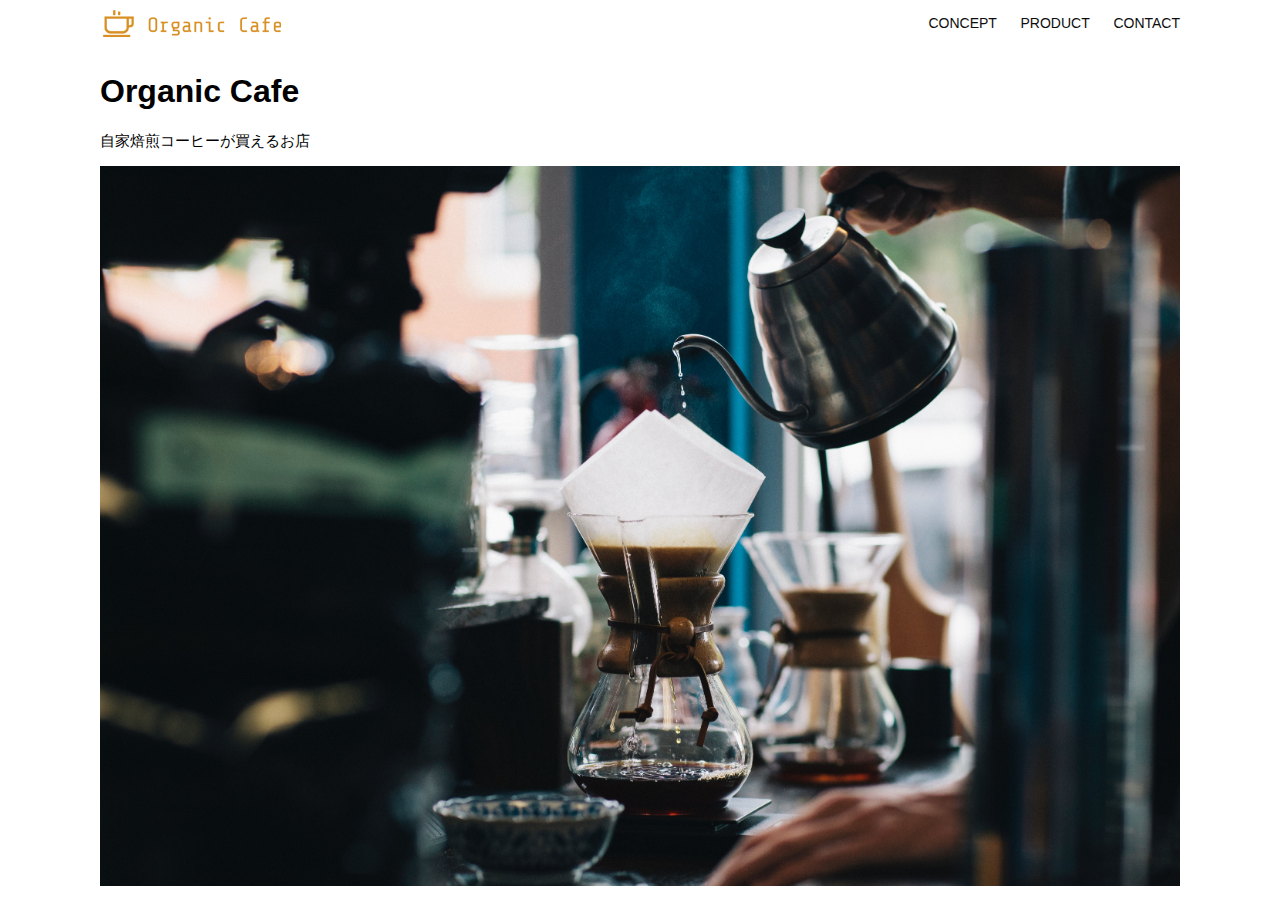
<file: kadai_013/index.html>
<!DOCTYPE html>
<html>
  <head>
    <title>Organic Cafe</title>
    <meta charset="UTF-8" />
    <meta name="description" content="自家焙煎のコーヒーがお家で楽しめるOrganic Cafe"/>
    <meta name="viewport" content="width=device-width, initial-scale=1.0" />
    <link rel="stylesheet" href="style.css" />
  </head>
  <body>
    <!-- ヘッダー -->
    <header>
      <!-- ロゴ -->
      <a href="index.html" id="logo"><img src="images/logo.png" alt="トップページに戻る"/></a>

      <!-- PC用ナビゲーション -->
      <nav id="nav-pc">
        <a href="index.html#concept">CONCEPT</a>
        <a href="index.html#product">PRODUCT</a>
        <a href="index.html#contact">CONTACT</a>
      </nav>
      <!-- スマホ用メニューボタン -->
      <img id="menu-sp" src="images/button-menu.png" alt="ナビゲーションを開く" onclick="document.getElementById('nav-sp').style.display = 'block'">
      
      <!-- スマホ用ナビゲーション -->
      <nav id="nav-sp">
        <ul>
          <li>
            <img id="close" src="images/button-close.png" alt="ナビゲーションを閉じる" onclick="document.getElementById('nav-sp').style.display = 'none'">
          </li>
          <li>
            <a id="logo-sp" href="index.html" onclick="document.getElementById('nav-sp').style.display = 'none'"><img src="images/logo-sp.png" alt="トップページに戻る"></a>
          </li>
          <li>
            <a class="menu" href="index.html#concept" onclick="document.getElementById('nav-sp').style.display = 'none'">CONCEPT</a>
          </li>
          <li>
            <a class="menu" href="index.html#product" onclick="document.getElementById('nav-sp').style.display = 'none'">PRODUCT</a>
          </li>
          <li>
            <a class="menu" href="index.html#contact" onclick="document.getElementById('nav-sp').style.display = 'none'">CONTACT</a>    
          </li>
        </ul>          
      </nav>
      </div>
    </header>

    <main>
      <article>
        <!-- メインビジュアル -->
        <section id="main-visual">
          <div id="main-message">
            <h1>Organic Cafe</h1>
            <p>自家焙煎コーヒーが買えるお店</p>
          </div>
          <img src="images/main-image.jpg" alt="コーヒーをハンドドリップで淹れる画像"/>
        </section>
      </article>
    </main>
  </body>
</html>
</file>
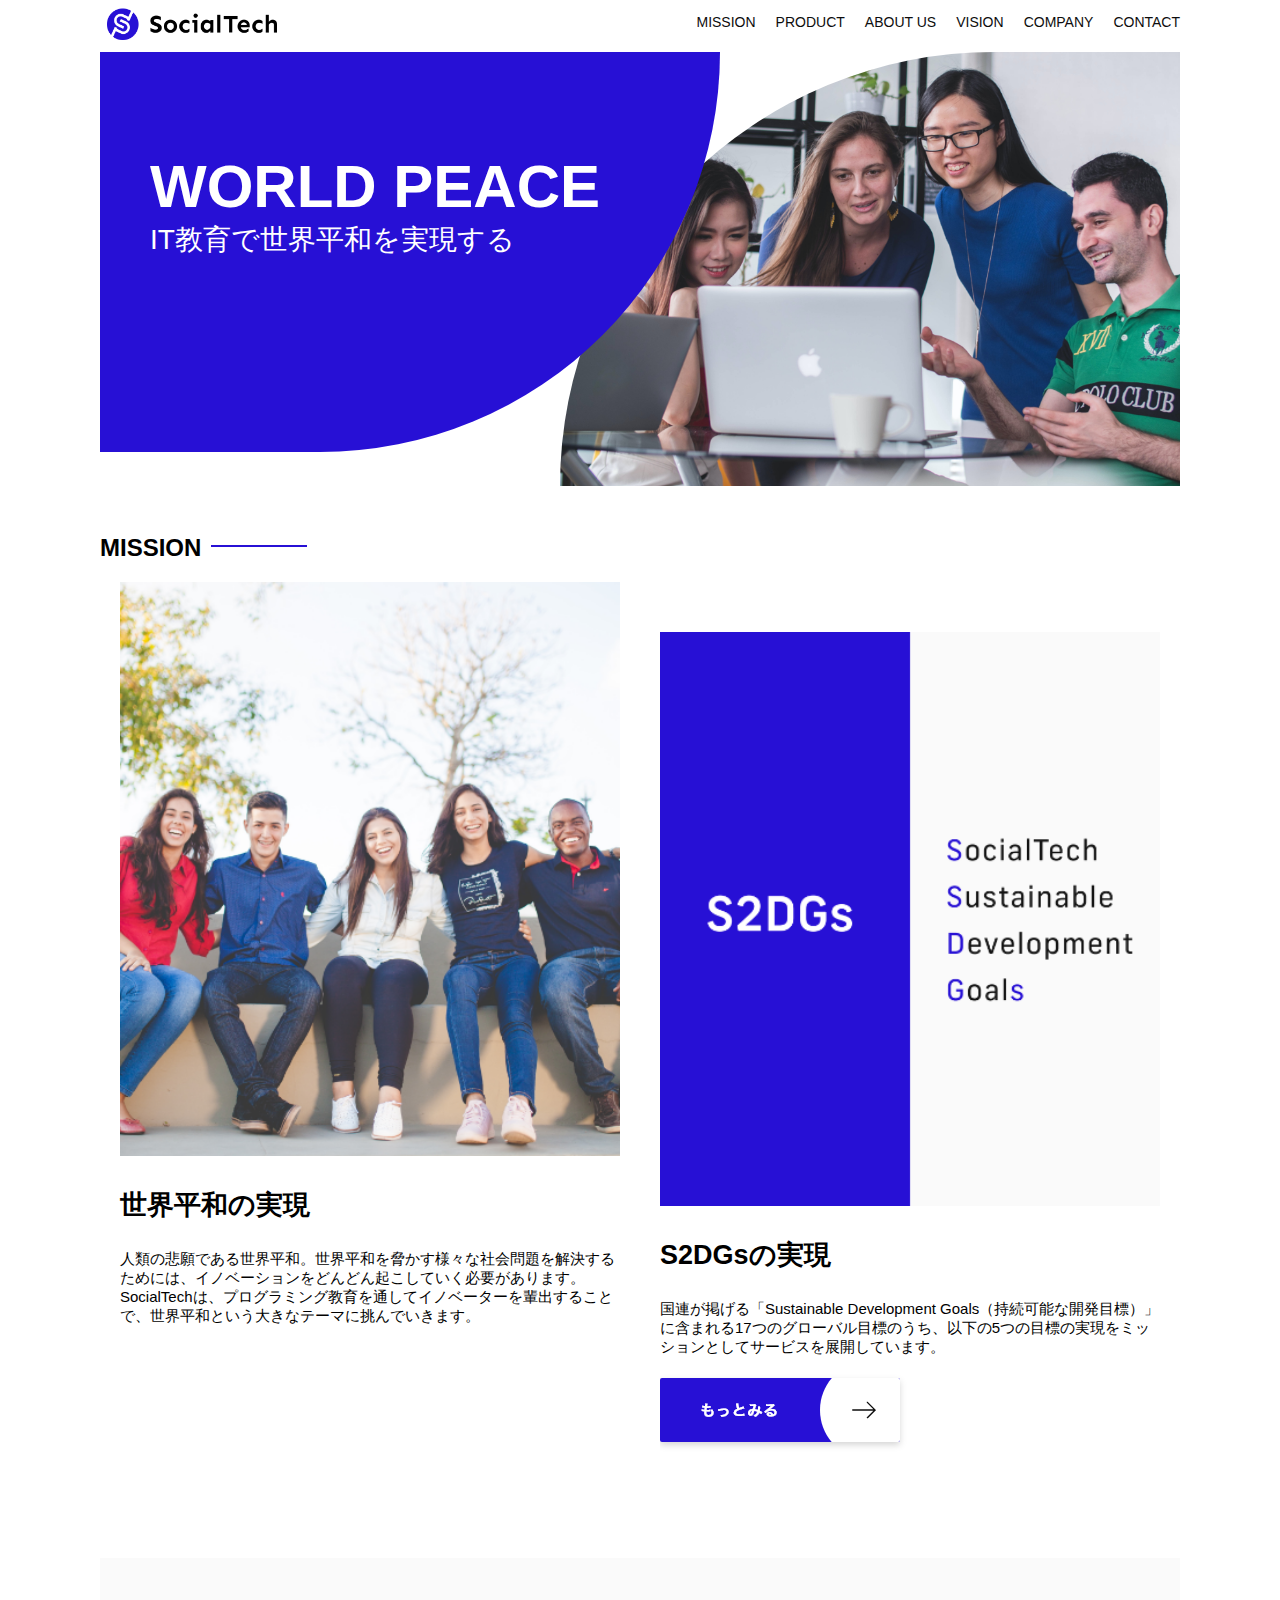
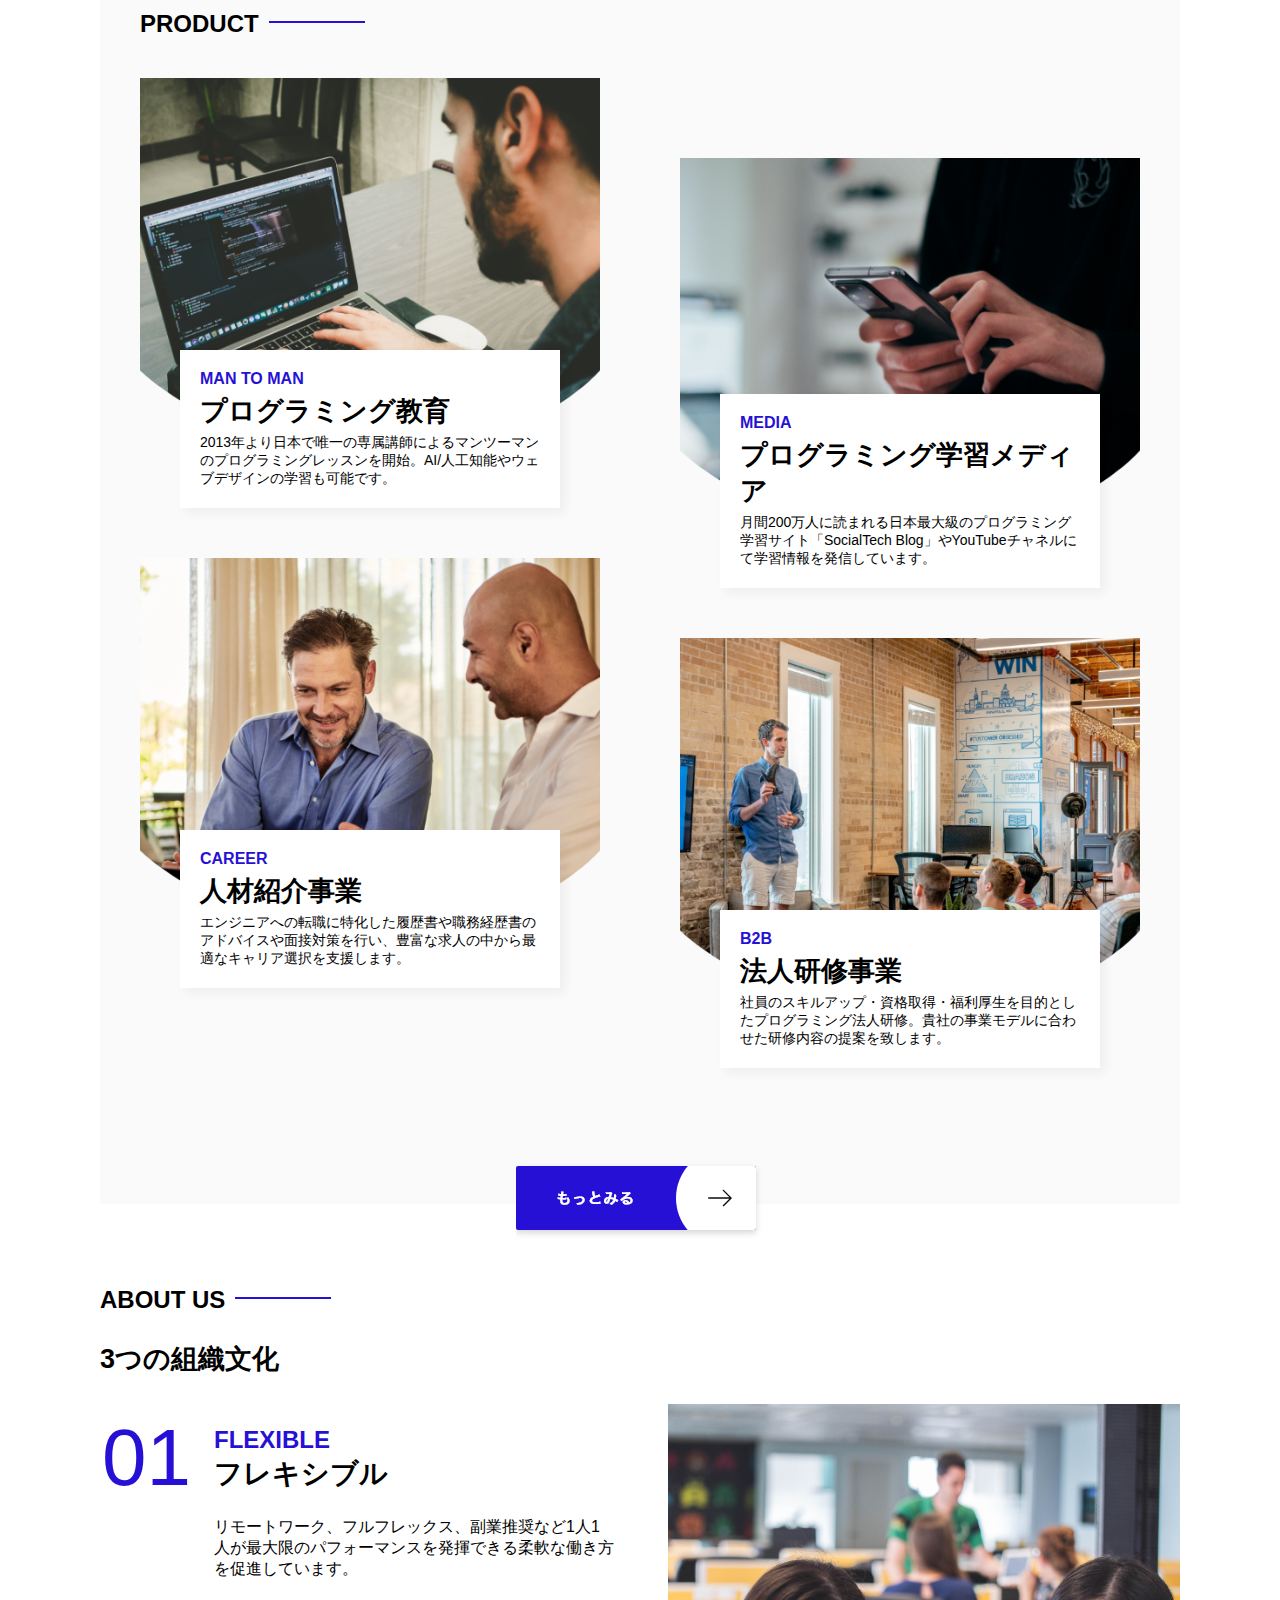
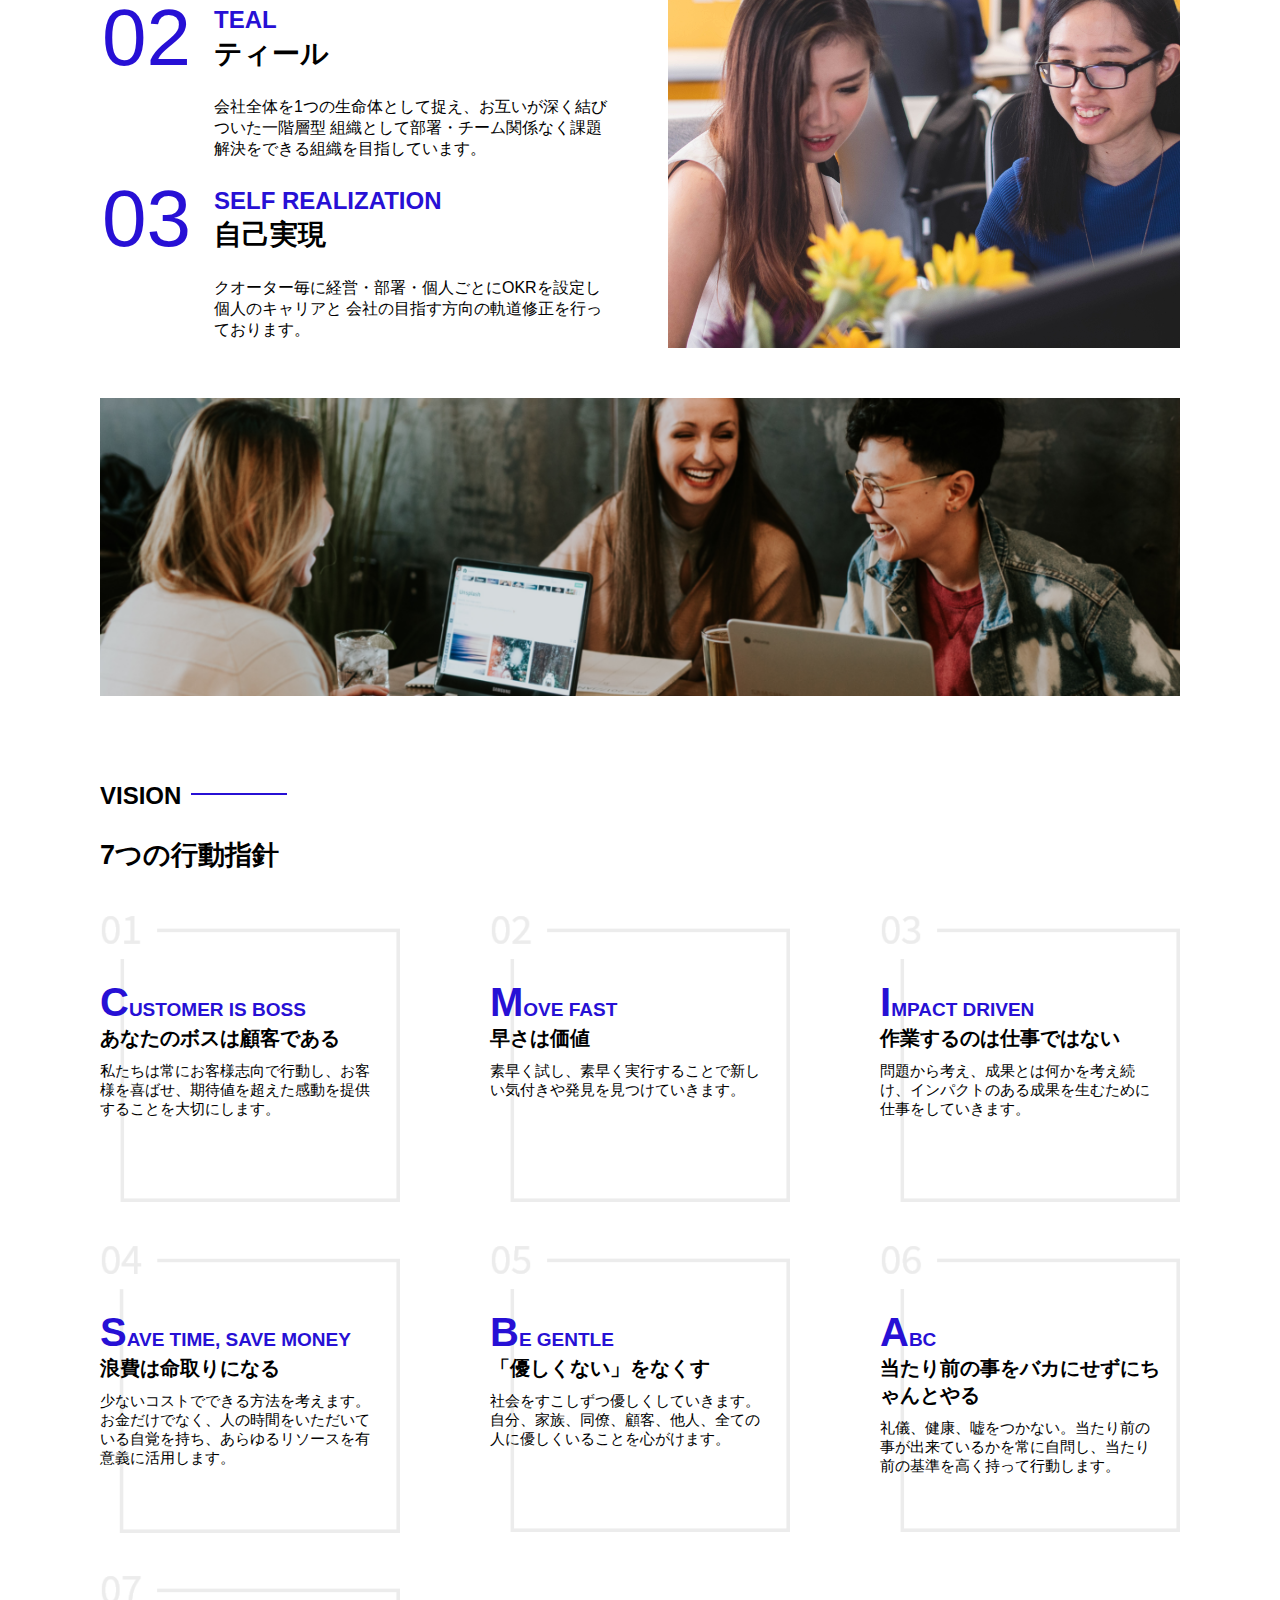
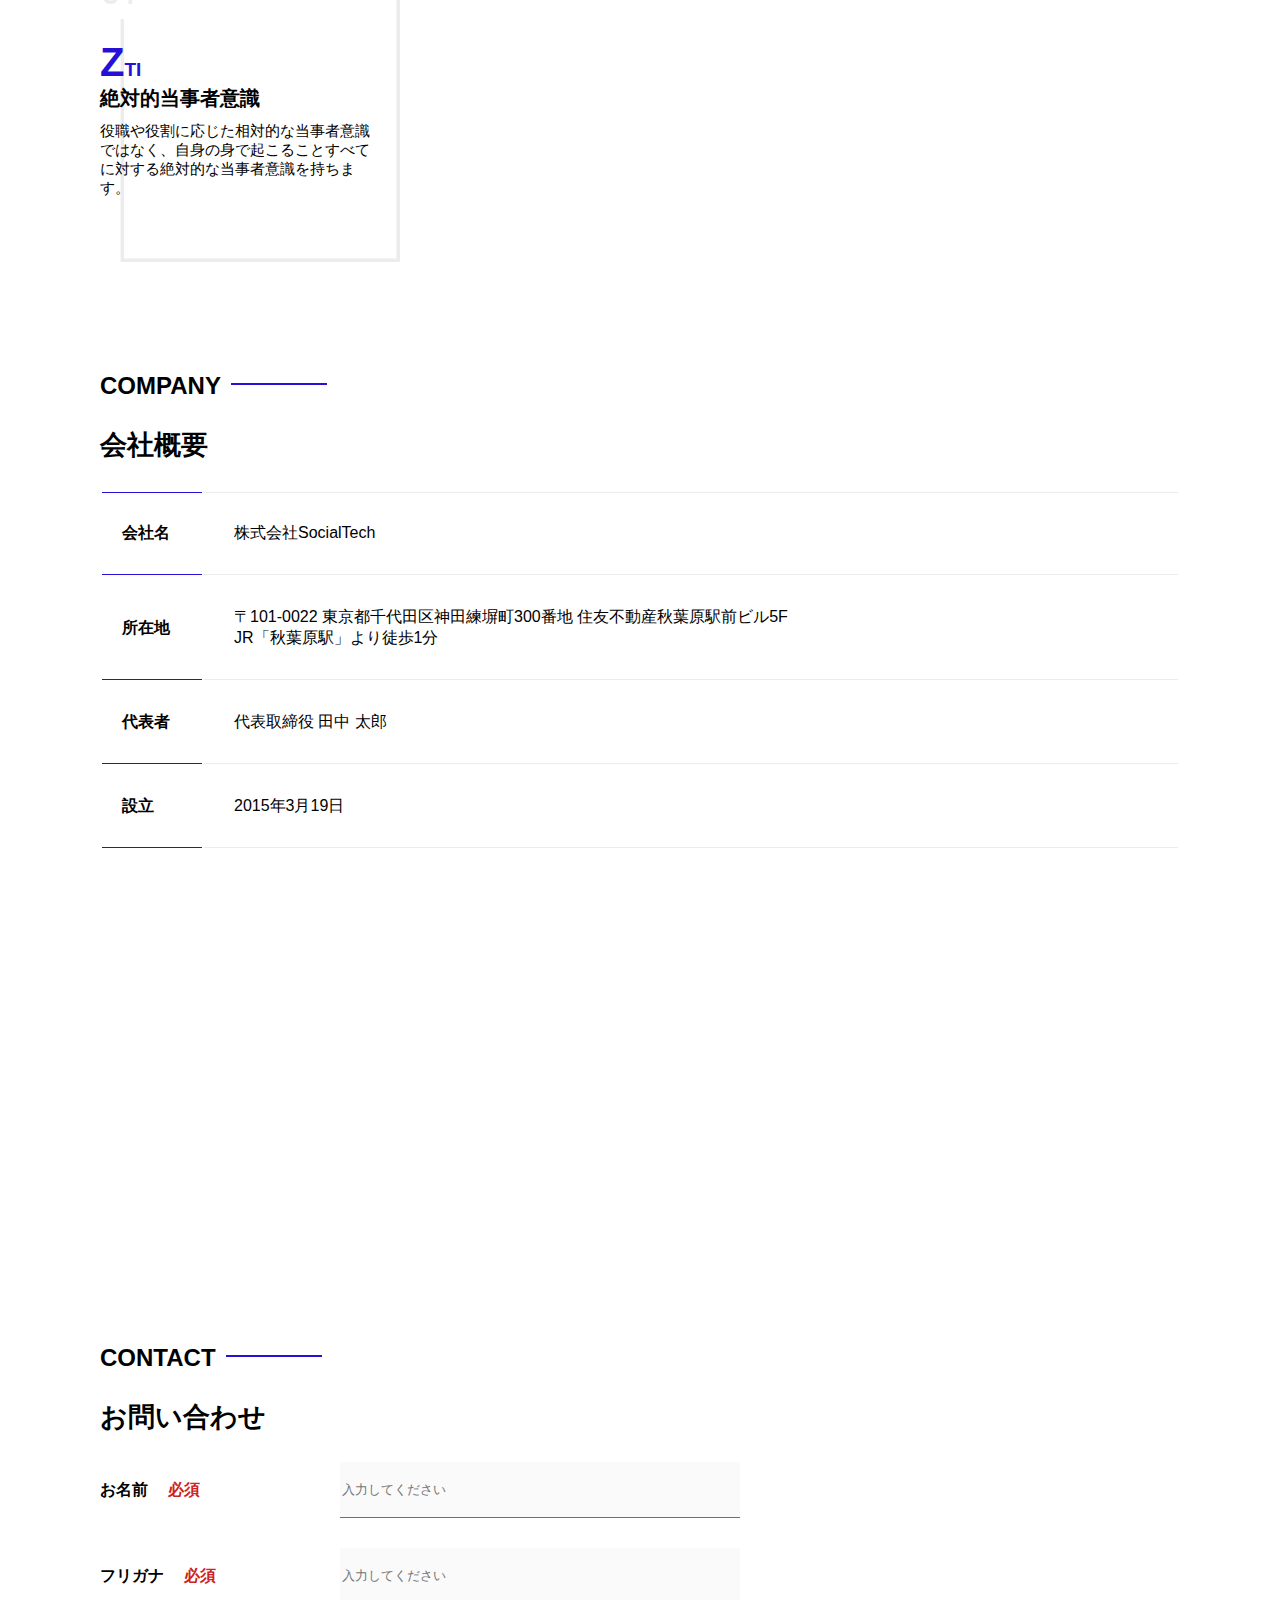
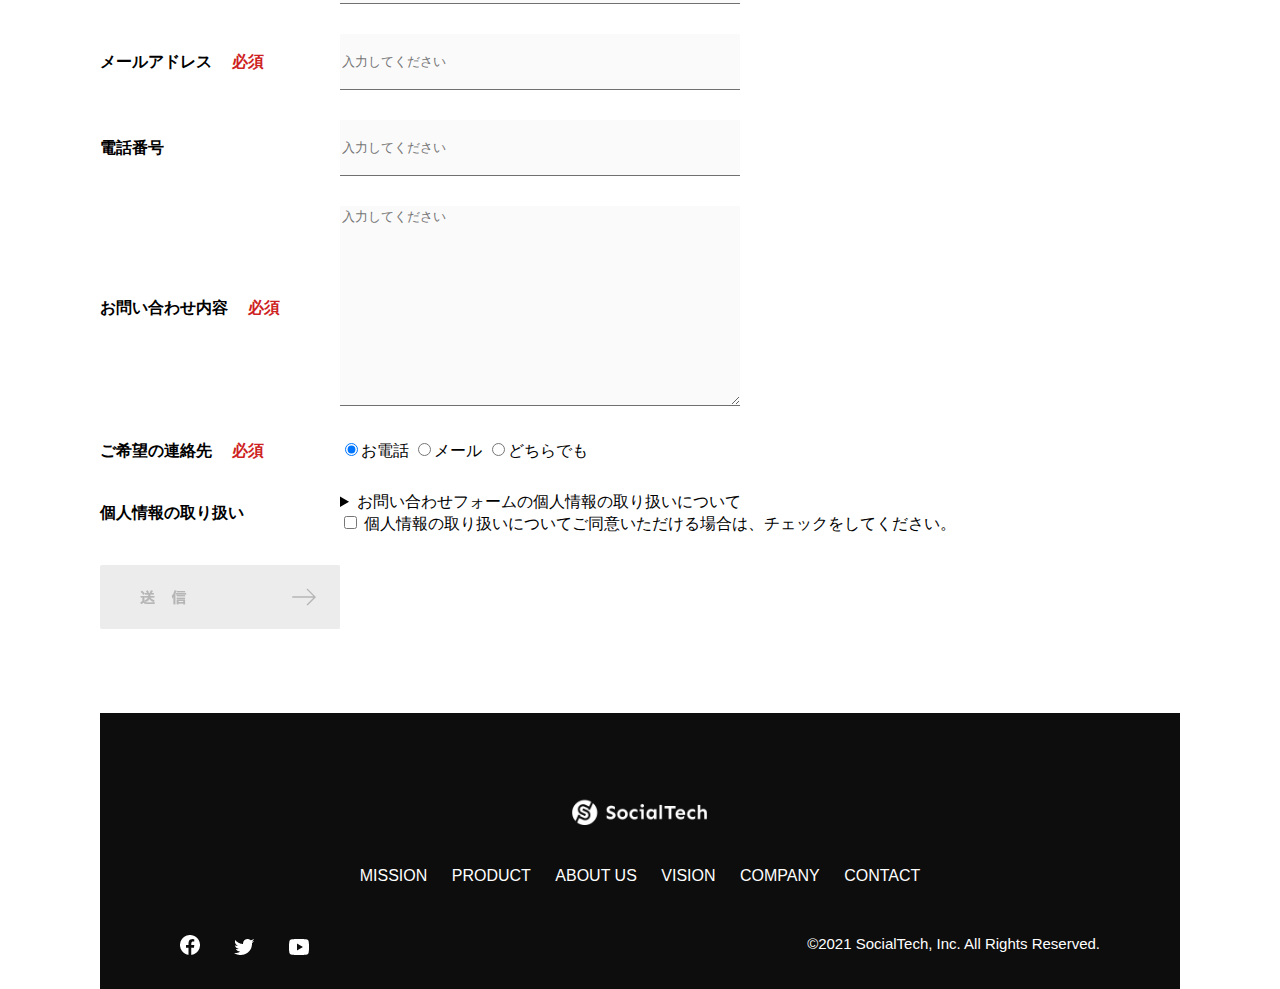
<file: kadai_tutorial_output/index.html>
<!DOCTYPE html>
<html>
<head>
  <title>SocialTech</title>
  <meta charset="UTF-8">
  <meta name="description" content="SocialTechはEdTech業界のリーディングカンパニーを目指します。">
  <meta name="viewport" content="width=device-width, initial-scale=1.0">
  <link rel="stylesheet" href="style.css">
</head>
<body>
  <!-- ヘッダー -->
  <header>
    <!-- ロゴ -->
    <a href="index.html" id="logo">
      <img src="images/logo.png" alt="トップページに戻る">
    </a>

    <!-- PC用ナビゲーション -->
    <nav id="nav-pc">
      <ul>
        <li><a href="mission.html">MISSION</a></li>
        <li><a href="product.html">PRODUCT</a></li>
        <li><a href="index.html#aboutus">ABOUT US</a></li>
        <li><a href="index.html#vision">VISION</a></li>
        <li><a href="index.html#company">COMPANY</a></li>
        <li><a href="index.html#contact">CONTACT</a></li>
      </ul>
    </nav>
    <!-- スマホ用メニューボタン -->
    <button id="menu-sp" onclick="document.getElementById('nav-sp').style.display = 'block'">
      <img src="images/button-menu.png" alt="ナビゲーションを開く">
    </button>
    <!-- スマホ用ナビゲーション  -->
    <div id="nav-sp">
      <button id="close" onclick="document.getElementById('nav-sp').style.display = 'none'">
        <img src="images/button-close.png" alt="ナビゲーションを閉じる">
      </button>

      <nav>
        <ul>
          <li>
            <a id="logo-sp" href="index.html" onclick="document.getElementById('nav-sp').style.display = 'none'"><img src="images/logo-sp.png" alt="トップページに戻る"></a>
          </li>
          <li><a class="menu" href="mission.html" onclick="document.getElementById('nav-sp').style.display = 'none'">MISSION</a></li>
          <li><a class="menu" href="product.html" onclick="document.getElementById('nav-sp').style.display = 'none'">PRODUCT</a></li>
          <li><a class="menu" href="index.html#aboutus" onclick="document.getElementById('nav-sp').style.display = 'none'">ABOUT US</a></li>
          <li><a class="menu" href="index.html#vision" onclick="document.getElementById('nav-sp').style.display = 'none'">VISION</a></li>
          <li><a class="menu" href="index.html#company" onclick="document.getElementById('nav-sp').style.display = 'none'">COMPANY</a></li>
          <li><a class="menu" href="index.html#contact" onclick="document.getElementById('nav-sp').style.display = 'none'">CONTACT</a></li>
        </ul>
      </nav>
      <div id="sns">
        <a href="https://www.facebook.com/sejuku2013">
          <img src="images/button-facebook.png" alt="Facebookのリンク">
        </a>
        <a href="https://twitter.com/samuraijuku">
          <img src="images/button-twitter.png" alt="Twitterのリンク">
        </a>
        <a href="https://www.youtube.com/channel/UCCFOQO5aDK0xXam4cUQXT8g">
          <img src="images/button-youtube.png" alt="YouTubeのリンク">
        </a>
      </div>
    </div>
  </header>

  <main>
    <article>
      <!-- メインビジュアル -->
      <section id="main-visual">
        <div id="main-message">
          <h1>WORLD PEACE</h1>
          <p>IT教育で世界平和を実現する</p>
        </div>
        <img src="images/index/index-main.png" alt="PCの周りに集まる多国籍の仲間たち">    
      </section>
      <!-- ミッション -->
      <section id="mission">
        <h2 class="index-h2">MISSION</h2>
        <div id="mission-flex">
          <div>
            <img id="mission-photo" src="images/index/index-mission.png" alt="屋外のベンチで写真を撮影する多国籍の仲間たち">
            <h3>世界平和の実現</h3>
            <p>
              人類の悲願である世界平和。世界平和を脅かす様々な社会問題を解決するためには、イノベーションをどんどん起こしていく必要があります。SocialTechは、プログラミング教育を通してイノベーターを輩出することで、世界平和という大きなテーマに挑んでいきます。
            </p>
          </div>
          <div>
            <img id="s2dgs" src="images/index/s2dgs.png" alt="S2DGs">
            <h3>S2DGsの実現</h3>
            <p>国連が掲げる「Sustainable Development Goals（持続可能な開発目標）」に含まれる17つのグローバル目標のうち、以下の5つの目標の実現をミッションとしてサービスを展開しています。</p>
            <a href="mission.html">
              <img src="images/button-more.png" alt="もっとみる">
            </a>
          </div>
        </div>
      </section>
      <!-- プロダクト -->
      <section id="product">
        <h2 class="index-h2">PRODUCT</h2>
        <div class="product-flex">
          <div id="product-left">
            <div>
              <img class="product-photo" src="images/index/index-mantoman.png" alt="PCでコードを書く男性">
              <div class="product-explain">
                <span>MAN TO MAN</span>
                <h3>プログラミング教育</h3>
                <p>2013年より日本で唯一の専属講師によるマンツーマンのプログラミングレッスンを開始。AI/人工知能やウェブデザインの学習も可能です。</p>
              </div>
            </div>
            <div>
              <img class="product-photo" src="images/index/index-career.png" alt="笑顔で話し合う2人の男性">
              <div class="product-explain">
                <span>CAREER</span>
                <h3>人材紹介事業</h3>
                <p>エンジニアへの転職に特化した履歴書や職務経歴書のアドバイスや面接対策を行い、豊富な求人の中から最適なキャリア選択を支援します。</p>
              </div>
            </div>
          </div>
          <div id="product-right">
            <div>
              <img class="product-photo" src="images/index/index-media.png" alt="スマートフォンを操作する人">
              <div class="product-explain">
                <span>MEDIA</span>
                <h3>プログラミング学習メディア</h3>
                <p>月間200万人に読まれる日本最大級のプログラミング学習サイト「SocialTech Blog」やYouTubeチャネルにて学習情報を発信しています。</p>
              </div>
            </div>
            <div>
              <img class="product-photo" src="images/index/index-b2b.png" alt="講演中の男性とそれを聴く人々">
              <div class="product-explain">
                <span>B2B</span>
                <h3>法人研修事業</h3>
                <p>社員のスキルアップ・資格取得・福利厚生を目的としたプログラミング法人研修。貴社の事業モデルに合わせた研修内容の提案を致します。</p>
              </div>
            </div>
          </div>
        </div>
        <div id="product-more">
          <a href="product.html">
            <img src="images/button-more.png" alt="もっとみる">
          </a>
        </div>
      </section>
      <!-- ABOUT US -->
      <section id="aboutus">
        <h2 class="index-h2">ABOUT US</h2>
        <h3>3つの組織文化</h3>
        <div>
          <table class="culture-table">
            <tr>
              <td class="culture-num">01</td>
              <th><span class="culture-en">FLEXIBLE</span><br>フレキシブル</th>
            </tr>
            <tr>
              <td>
                <!-- 空のセル -->
              </td>
              <td class="culture-description">リモートワーク、フルフレックス、副業推奨など1人1人が最大限のパフォーマンスを発揮できる柔軟な働き方を促進しています。</td>
            </tr>
            <tr>
              <td class="culture-num">02</td>
              <th><span class="culture-en">TEAL</span><br>ティール</th>
            </tr>
            <tr>
              <td>
                <!-- 空のセル -->
              </td>
              <td class="culture-description">会社全体を1つの生命体として捉え、お互いが深く結びついた一階層型 組織として部署・チーム関係なく課題解決をできる組織を目指しています。</td>
            </tr>
            <tr>
              <td class="culture-num">03</td>
              <th><span class="culture-en">SELF REALIZATION</span><br>自己実現</th>
            </tr>
            <tr>
              <td>
                <!-- 空のセル -->
              </td>
              <td class="culture-description">クオーター毎に経営・部署・個人ごとにOKRを設定し個人のキャリアと 会社の目指す方向の軌道修正を行っております。</td>
            </tr>
          </table>
          <img class="culture-img" src="images/index/index-aboutus1.png" alt="笑顔で話し合う2人の女性">
        </div>
        <img class="culture-img2" src="images/index/index-aboutus2.png" alt="笑顔で話し合う3人の男女">
      </section>
      <!-- VISION -->
      <section id="vision">
        <h2 class="index-h2">VISION</h2>
        <h3>7つの行動指針</h3>
        <div>
          <div class="vision-box">
            <img src="images/index/vision-01.png" alt="01">
            <div>
              <h4>CUSTOMER IS BOSS</h4>
              <h5>あなたのボスは顧客である</h5>
              <p>私たちは常にお客様志向で行動し、お客様を喜ばせ、期待値を超えた感動を提供することを大切にします。</p>
            </div>
          </div>
          <div class="vision-box">
            <img src="images/index/vision-02.png" alt="02">
            <div>
              <h4>MOVE FAST</h4>
              <h5>早さは価値</h5>
              <p>素早く試し、素早く実行することで新しい気付きや発見を見つけていきます。</p>
            </div>
          </div>
          <div class="vision-box">
            <img src="images/index/vision-03.png" alt="03">
            <div>
              <h4>IMPACT DRIVEN</h4>
              <h5>作業するのは仕事ではない</h5>
              <p>問題から考え、成果とは何かを考え続け、インパクトのある成果を生むために仕事をしていきます。</p>
            </div>
          </div>
          <div class="vision-box">
            <img src="images/index/vision-04.png" alt="04">
            <div>
              <h4>SAVE TIME, SAVE MONEY</h4>
              <h5>浪費は命取りになる</h5>
              <p>少ないコストでできる方法を考えます。お金だけでなく、人の時間をいただいている自覚を持ち、あらゆるリソースを有意義に活用します。</p>
            </div>
          </div>
          <div class="vision-box">
            <img src="images/index/vision-05.png" alt="05">
            <div>
              <h4>BE GENTLE</h4>
              <h5>「優しくない」をなくす</h5>
              <p>社会をすこしずつ優しくしていきます。自分、家族、同僚、顧客、他人、全ての人に優しくいることを心がけます。</p>
            </div>
          </div>
          <div class="vision-box">
            <img src="images/index/vision-06.png" alt="06">
            <div>
              <h4>ABC</h4>
              <h5>当たり前の事をバカにせずにちゃんとやる</h5>
              <p>礼儀、健康、嘘をつかない。当たり前の事が出来ているかを常に自問し、当たり前の基準を高く持って行動します。</p>
            </div>
          </div>
          <div class="vision-box">
            <img src="images/index/vision-07.png" alt="07">
            <div>
              <h4>ZTI</h4>
              <h5>絶対的当事者意識</h5>
              <p>役職や役割に応じた相対的な当事者意識ではなく、自身の身で起こることすべてに対する絶対的な当事者意識を持ちます。</p>
            </div>
          </div>
        </div>
      </section>
    <!-- COMPANY -->
    <section id="company">
      <h2 class="index-h2">COMPANY</h2>
      <h3>会社概要</h3>
        <table id="company-table">
          <tr>
            <th class="tableheader tableheader-first">会社名</th>
            <td class="cell cell-first">株式会社SocialTech</td>
          </tr>
          <tr>
            <th class="tableheader">所在地</th>
            <td class="cell">〒101-0022 東京都千代田区神田練塀町300番地 住友不動産秋葉原駅前ビル5F<br>JR「秋葉原駅」より徒歩1分</td>
          </tr>
          <tr>
            <th class="tableheader">代表者</th>
            <td class="cell">代表取締役 田中 太郎</td>
          </tr>
          <tr>
            <th class="tableheader">設立</th>
            <td class="cell">2015年3月19日</td>
          </tr>
        </table>
        <iframe
        src="https://www.google.com/maps/embed?pb=!1m18!1m12!1m3!1d3240.0688551336807!2d139.7720776771055!3d35.69992317258124!2m3!1f0!2f0!3f0!3m2!1i1024!2i768!4f13.1!3m3!1m2!1s0x60188fee13660e23%3A0x77137876edf742ac!2z5L2P5Y-L5LiN5YuV55Sj56eL6JGJ5Y6f6aeF5YmN44OT44Or!5e0!3m2!1sja!2sjp!4v1704858013291!5m2!1sja!2sjp"
        style="border: 0" allowfullscreen="" loading="lazy">
        </iframe>
    </section>
    <!-- お問い合わせフォーム -->
    <section id="contact">
      <h2 class="index-h2">CONTACT</h2>
      <h3>お問い合わせ</h3>
      <form>
        <div>
          <div class="contact-heading">
            <label class="contact-label">お名前<span class="contact-span">必須</span></label>
          </div>
          <div>
            <input type="text" name="name" placeholder="入力してください" class="contact-textbox">
          </div>
        </div>
        <div>
          <div class="contact-heading">
            <label class="contact-label">フリガナ<span class="contact-span">必須</span></label>
          </div>
          <div>
            <input type="text" name="hurigana" placeholder="入力してください" class="contact-textbox">
          </div>
        </div>
        <div>
          <div class="contact-heading">
            <label class="contact-label">メールアドレス<span class="contact-span">必須</span></label>
          </div>
          <div>
            <input type="text" name="email" placeholder="入力してください" class="contact-textbox">
          </div>
        </div>
        <div>
          <div class="contact-heading">
            <label class="contact-label">電話番号</label>
          </div>
          <div>
            <input type="text" name="tel" placeholder="入力してください" class="contact-textbox">
          </div>
        </div>
        <div>
          <div class="contact-heading">
            <label class="contact-label">お問い合わせ内容<span class="contact-span">必須</span></label>
          </div>
          <div>
            <textarea class="contact-textarea" placeholder="入力してください" name="message"></textarea>
          </div>
        </div>
        <div>
          <div class="contact-heading">
            <label class="contact-label">ご希望の連絡先<span class="contact-span">必須</span></label>
          </div>
          <div>
            <input class="radiobutton" type="radio" value="tel" name="contact" checked><label>お電話</label>
            <input class="radiobutton" type="radio" value="mail" name="contact"><label>メール</label>
            <input class="radiobutton" type="radio" value="both" name="contact"><label>どちらでも</label>
          </div>
        </div>
        <div>
          <div class="contact-heading">
            <label class="contact-label">個人情報の取り扱い</label>
          </div>
          <div>
            <details>
              <summary>お問い合わせフォームの個人情報の取り扱いについて</summary>
              <div>
                <dl>
                  <dt>１．組織の名称又は氏名</dt>
                  <dd>株式会社SocialTech</dd>
                  <dt>２．個人情報保護管理者（若しくはその代理人）の氏名又は職名、所属及び連絡先</dt>
                  <dd>
                    <p>鈴木 一郎 コーポレート部</p>
                    <p>メールアドレス：samurai@example.com</p>
                    <p>TEL：03-1234-5678</p>
                  </dd>
                  <dt>３．個人情報の利用目的</dt>
                  <dd>
                    <ul>
                      <li>本サービス及び本サービスに関連する情報の提供又はそれらに関する連絡のため</li>
                      <li>ユーザーの本人確認のため</li>
                      <li>当社サービスのご案内のため</li>
                      <li>当社の商品等の広告または宣伝（電子メールによるものを含むものとします。）</li>
                    </ul>         
                  </dd>
                  <dt>４．個人情報の取り扱い業務の委託</dt>
                  <dd>個人情報の取扱業務の全部または一部を外部に業務委託する場合があります。その際、弊社は、個人情報を適切に保護できる管理体制を敷き実行していることを条件として委託先を厳選したうえで、機密保持契約を委託先と締結し、お客様の個人情報を厳密に管理させます。</dd>
                  <dt>５．個人情報の開示等の請求</dt>
                  <dd>
                    お客様は、弊社に対してご自身の個人情報の開示等（利用目的の通知、開示、内容の訂正・追加・削除、利用の停止または消去、第三者への提供の停止）に関して、当社問合わせ窓口に申し出ることができます。<br>
                    その際、弊社はお客様ご本人を確認させていただいたうえで、合理的な期間内に対応いたします。<br>
                    なお、個人情報に関する弊社問合わせ先は、次の通りです。
                  </dd>
                  <dd>
                    <p>株式会社SocialTech　個人情報問合せ窓口</p>
                    <p>〒150-0043　東京都千代田区神田練塀町300番地 住友不動産秋葉原駅前ビル5F</p>
                    <p>メールアドレス：samurai@example.com　TEL：03-1234-5678</p>
                  </dd>

                  <dt>６．個人情報を提供されることの任意性について</dt>
                  <dd>お客様がご自身の個人情報を弊社に提供されるか否かは、お客様のご判断によりますが、もしご提供されない場合には、適切なサービスが提供できない場合がありますので予めご了承ください。</dd>
                </dl>
              </div>
            </details>
            <input type="checkbox" name="agree">
            <span>個人情報の取り扱いについてご同意いただける場合は、チェックをしてください。</span>
          </div>
        </div>
        <input type="image" src="images/button-submit.png" alt="送信する">
      </form>
    </section>
    </article>
  </main>

  <footer>
    <div id="footer-logo">
      <img src="images/logo-sp.png" alt="SocialTech">
    </div>
    <div id="footer-link">
      <a href="mission.html">MISSION</a>
      <a href="product.html">PRODUCT</a>
      <a href="index.html#aboutus">ABOUT US</a>
      <a href="index.html#vision">VISION</a>
      <a href="index.html#company">COMPANY</a>
      <a href="index.html#contact">CONTACT</a>
    </div>
    <div id="sns-footer">
      <div class="sns-btns">
        <a href="https://www.facebook.com/sejuku2013"><img src="images/button-facebook.png" alt="Facebookのリンク"></a>
        <a href="https://twitter.com/samuraijuku"><img src="images/button-twitter.png" alt="Twitterのリンク"></a>
        <a href="https://www.youtube.com/channel/UCCFOQO5aDK0xXam4cUQXT8g"><img src="images/button-youtube.png" alt="YouTubeのリンク"></a>
      </div>
      <p id="copyright">&copy;2021 SocialTech, Inc. All Rights Reserved.</p>
    </div>
  </footer>

</body>

</html>
</file>
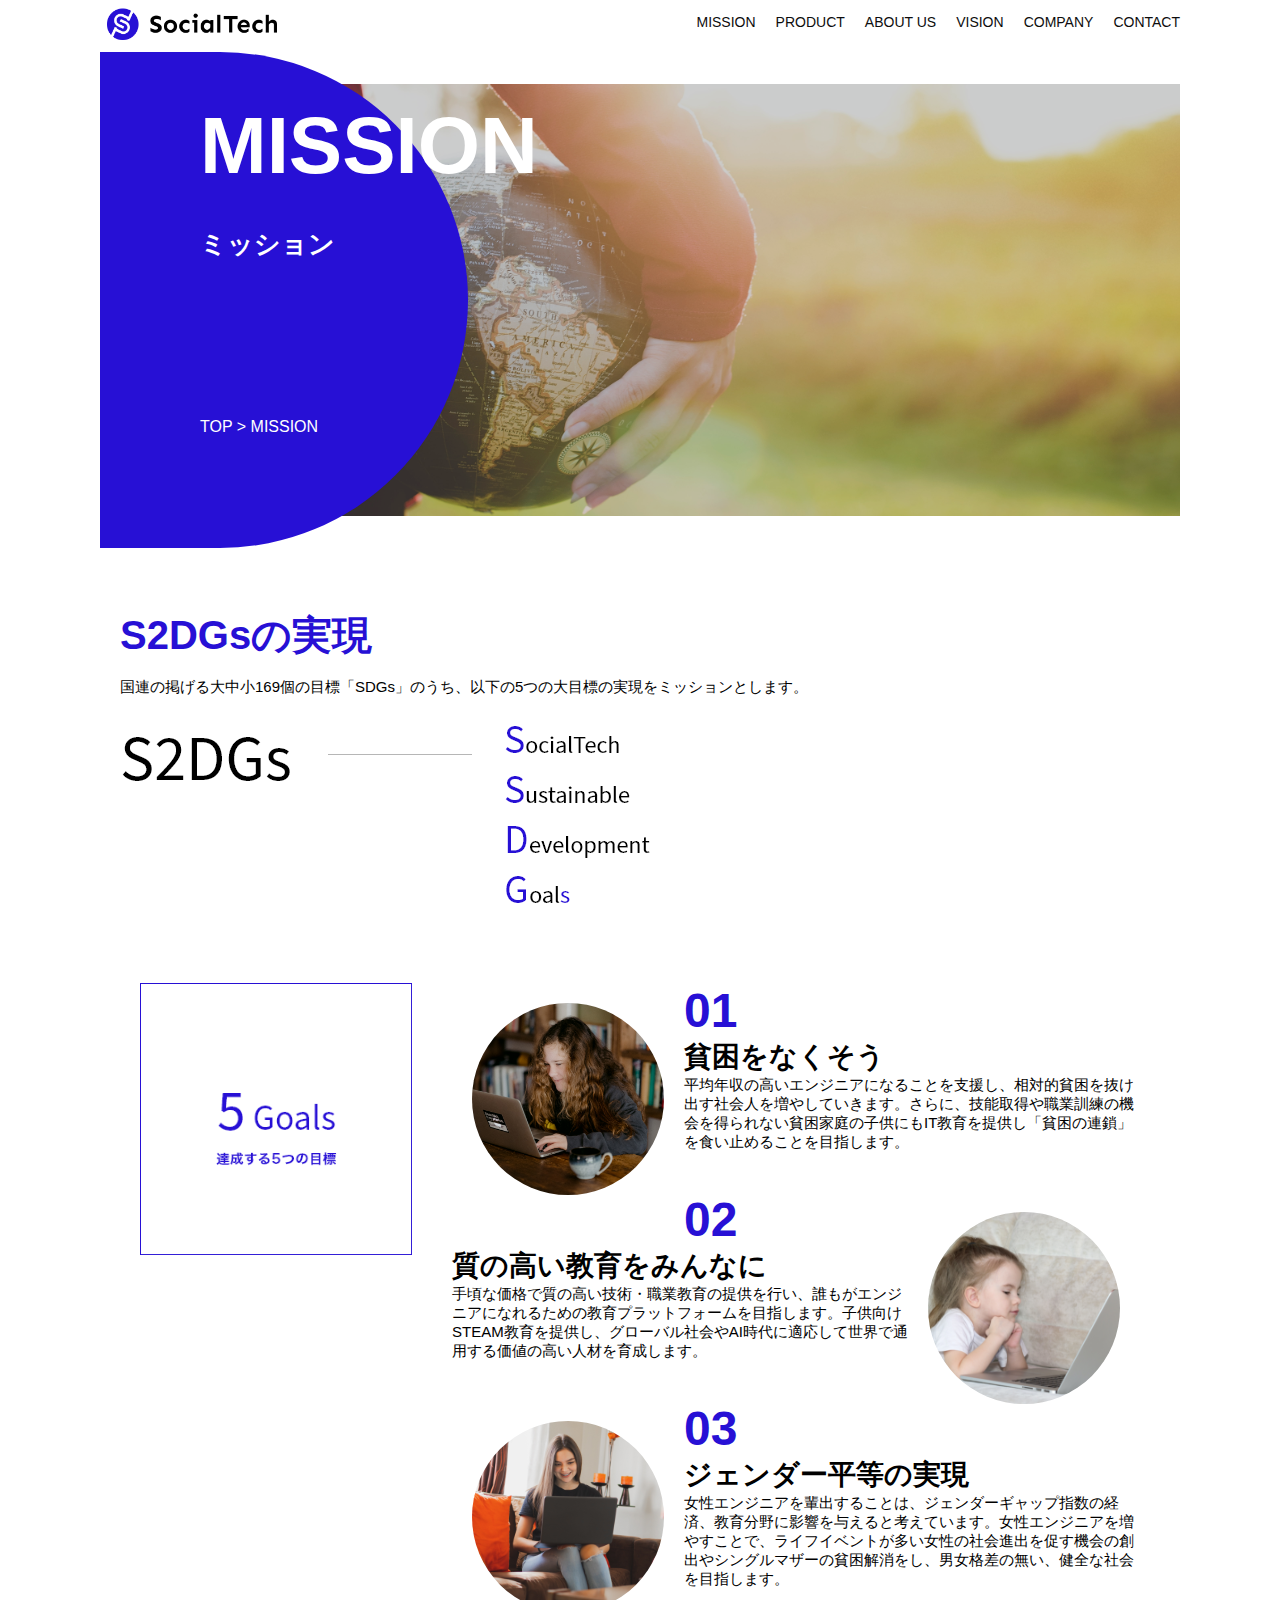
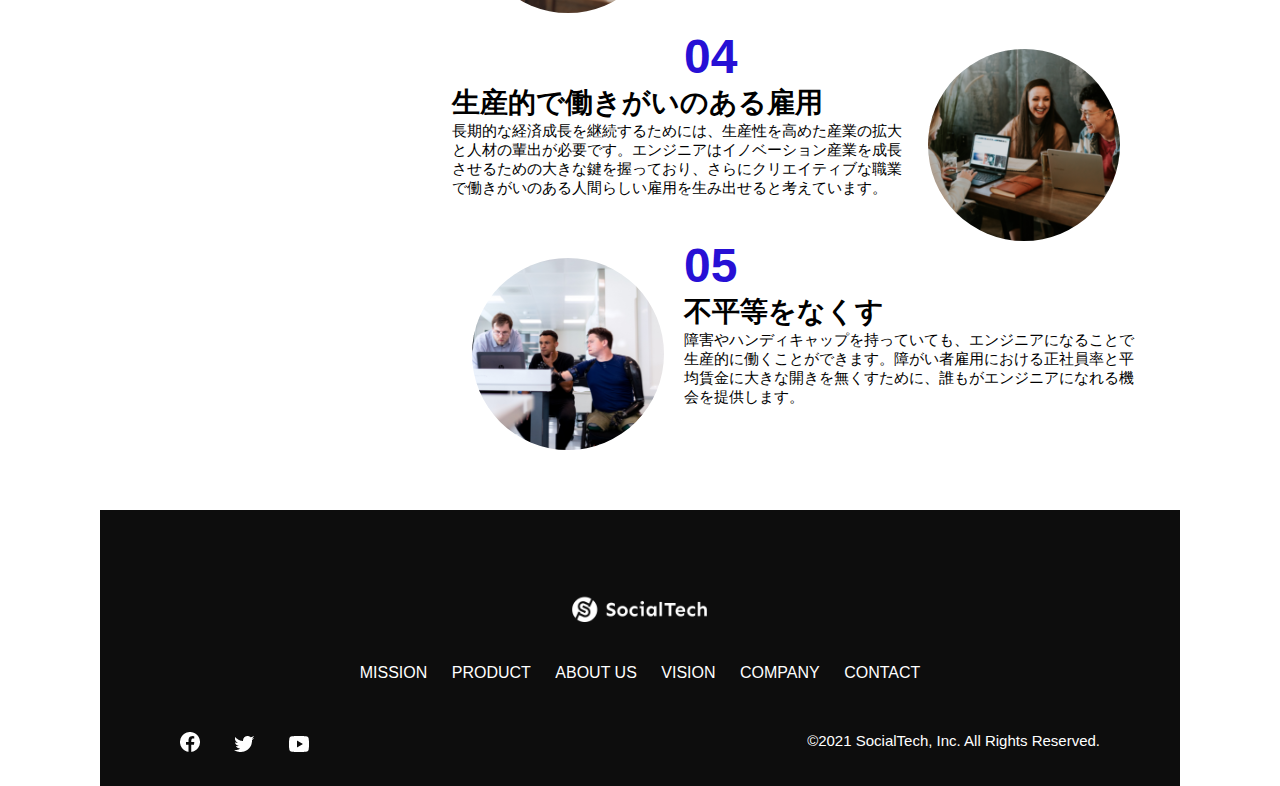
<file: kadai_tutorial_output/mission.html>
<!DOCTYPE html>
<html>
  <head>
    <title>SocialTech - MISSION ミッション -</title>
    <meta charset="UTF-8">
    <meta name="description" content="SocialTechが目指す5つの目標（S2DGs）を紹介します">
    <meta name="viewport" content="width=device-width, initial-scale=1.0">
    <link rel="stylesheet" href="style.css">
  </head>

  <body>
  <!-- ヘッダー -->
    <header>
      <!-- ロゴ -->
      <a href="index.html" id="logo">
        <img src="images/logo.png" alt="トップページに戻る">
      </a>

      <!-- PC用ナビゲーション -->
      <nav id="nav-pc">
        <ul>
          <li><a href="mission.html">MISSION</a></li>
          <li><a href="product.html">PRODUCT</a></li>
          <li><a href="index.html#aboutus">ABOUT US</a></li>
          <li><a href="index.html#vision">VISION</a></li>
          <li><a href="index.html#company">COMPANY</a></li>
          <li><a href="index.html#contact">CONTACT</a></li>
        </ul>
      </nav>

      <!-- スマホ用メニューボタン -->
      <button id="menu-sp" onclick="document.getElementById('nav-sp').style.display = 'block'">
        <img src="images/button-menu.png" alt="ナビゲーションを開く">
      </button>

      <!-- スマホ用ナビゲーション  -->
      <div id="nav-sp">
        <button id="close" onclick="document.getElementById('nav-sp').style.display = 'none'">
          <img src="images/button-close.png" alt="ナビゲーションを閉じる">
        </button>

        <nav>
          <ul>
            <li>
              <a id="logo-sp" href="index.html" onclick="document.getElementById('nav-sp').style.display = 'none'"><img src="images/logo-sp.png" alt="トップページに戻る"></a>
            </li>
            <li><a class="menu" href="mission.html" onclick="document.getElementById('nav-sp').style.display = 'none'">MISSION</a></li>
            <li><a class="menu" href="product.html" onclick="document.getElementById('nav-sp').style.display = 'none'">PRODUCT</a></li>
            <li><a class="menu" href="index.html#aboutus" onclick="document.getElementById('nav-sp').style.display = 'none'">ABOUT US</a></li>
            <li><a class="menu" href="index.html#vision" onclick="document.getElementById('nav-sp').style.display = 'none'">VISION</a></li>
            <li><a class="menu" href="index.html#company" onclick="document.getElementById('nav-sp').style.display = 'none'">COMPANY</a></li>
            <li><a class="menu" href="index.html#contact" onclick="document.getElementById('nav-sp').style.display = 'none'">CONTACT</a></li>
          </ul>
        </nav>
        <div id="sns">
          <a href="https://www.facebook.com/sejuku2013">
            <img src="images/button-facebook.png" alt="Facebookのリンク">
          </a>
          <a href="https://twitter.com/samuraijuku">
            <img src="images/button-twitter.png" alt="Twitterのリンク">
          </a>
          <a href="https://www.youtube.com/channel/UCCFOQO5aDK0xXam4cUQXT8g">
            <img src="images/button-youtube.png" alt="YouTubeのリンク">
          </a>
        </div>
      </div>
    </header>

    <main>
      <article>
        <section id="mission-main">
          <div class="mission-main-inner">
            <div id="mission-title">
              <h1>MISSION<br><span>ミッション</span></h1>
              <p>TOP > MISSION</p>
            </div>
          </div>
        </section>

        <section id="mission-s2dgs">
          <h2 class="mission-h2">S2DGsの実現</h2>
          <p>国連の掲げる大中小169個の目標「SDGs」のうち、以下の5つの大目標の実現をミッションとします。</p>
          <img src="images/mission/mission-s2dgs.png" alt="S2DGs">
        </section>

        <section id="mission-five-goals">
          <div class="five-goals-image">
            <img src="images/mission/mission-5goals.png" alt="5Goals">
          </div>
          <div class="five-goals-read">
            <div>
              <img class="fivegoals-image-left" src="images/mission/mission-5goals01.png" alt="PCを操作する女の子">
              <span class="fivegoals-number">01</span>
              <h3 class="fivegoals-h3">貧困をなくそう</h3>
              <p class="fivegoals-p">平均年収の高いエンジニアになることを支援し、相対的貧困を抜け出す社会人を増やしていきます。さらに、技能取得や職業訓練の機会を得られない貧困家庭の子供にもIT教育を提供し「貧困の連鎖」を食い止めることを目指します。</p>
            </div>
            <div>
              <img class="fivegoals-image-right" src="images/mission/mission-5goals02.png" alt="PCを見つめる小さい女の子">
              <span class="fivegoals-number">02</span>
              <h3 class="fivegoals-h3">質の高い教育をみんなに</h3>
              <p class="fivegoals-p">手頃な価格で質の高い技術・職業教育の提供を行い、誰もがエンジニアになれるための教育プラットフォームを目指します。子供向けSTEAM教育を提供し、グローバル社会やAI時代に適応して世界で通用する価値の高い人材を育成します。</p>
            </div>
            <div>
              <img class="fivegoals-image-left" src="images/mission/mission-5goals03.png" alt="PCを操作する女性">
              <span class="fivegoals-number">03</span>
              <h3 class="fivegoals-h3">ジェンダー平等の実現</h3>
              <p class="fivegoals-p">女性エンジニアを輩出することは、ジェンダーギャップ指数の経済、教育分野に影響を与えると考えています。女性エンジニアを増やすことで、ライフイベントが多い女性の社会進出を促す機会の創出やシングルマザーの貧困解消をし、男女格差の無い、健全な社会を目指します。</p>
            </div>
            <div>
              <img class="fivegoals-image-right" src="images/mission/mission-5goals04.png" alt="笑顔で話し合う3人の男女">
              <span class="fivegoals-number">04</span>
              <h3 class="fivegoals-h3">生産的で働きがいのある雇用</h3>
              <p class="fivegoals-p">長期的な経済成長を継続するためには、生産性を高めた産業の拡大と人材の輩出が必要です。エンジニアはイノベーション産業を成長させるための大きな鍵を握っており、さらにクリエイティブな職業で働きがいのある人間らしい雇用を生み出せると考えています。</p>
            </div>
            <div>
              <img class="fivegoals-image-left" src="images/mission/mission-5goals05.png" alt="障害を持つ男性が生き生きと働く様子">
              <span class="fivegoals-number">05</span>
              <h3 class="fivegoals-h3">不平等をなくす</h3>
              <p class="fivegoals-p">障害やハンディキャップを持っていても、エンジニアになることで生産的に働くことができます。障がい者雇用における正社員率と平均賃金に大きな開きを無くすために、誰もがエンジニアになれる機会を提供します。</p>
            </div>        
          </div>
        </section>

      </article>
    </main>

    <footer>
      <div id="footer-logo">
        <img src="images/logo-sp.png" alt="SocialTech">
      </div>
      <div id="footer-link">
        <a href="mission.html">MISSION</a>
        <a href="product.html">PRODUCT</a>
        <a href="index.html#aboutus">ABOUT US</a>
        <a href="index.html#vision">VISION</a>
        <a href="index.html#company">COMPANY</a>
        <a href="index.html#contact">CONTACT</a>
      </div>
      <div id="sns-footer">
        <div class="sns-btns">
          <a href="https://www.facebook.com/sejuku2013"><img src="images/button-facebook.png" alt="Facebookのリンク"></a>
          <a href="https://twitter.com/samuraijuku"><img src="images/button-twitter.png" alt="Twitterのリンク"></a>
          <a href="https://www.youtube.com/channel/UCCFOQO5aDK0xXam4cUQXT8g"><img src="images/button-youtube.png" alt="YouTubeのリンク"></a>
        </div>
        <p id="copyright">&copy;2021 SocialTech, Inc. All Rights Reserved.</p>
      </div>
    </footer>

  </body>
</html>
</file>
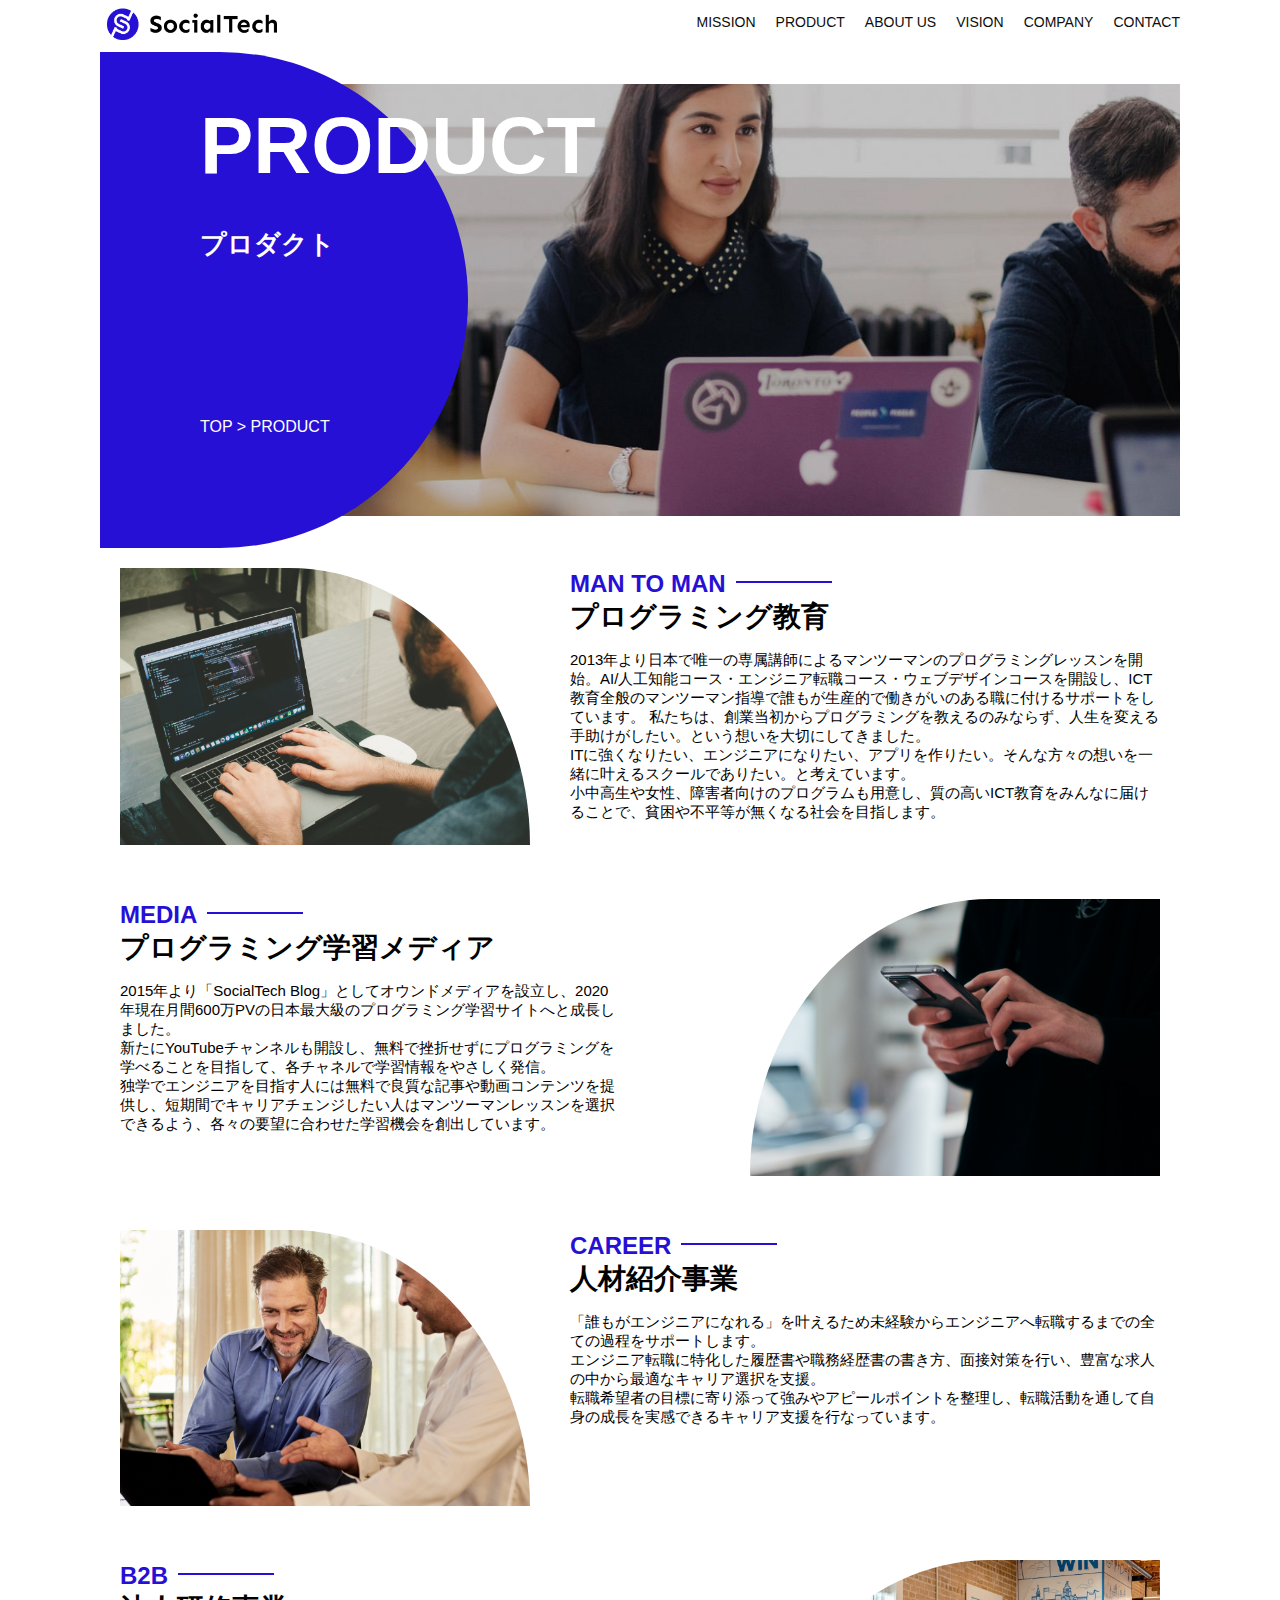
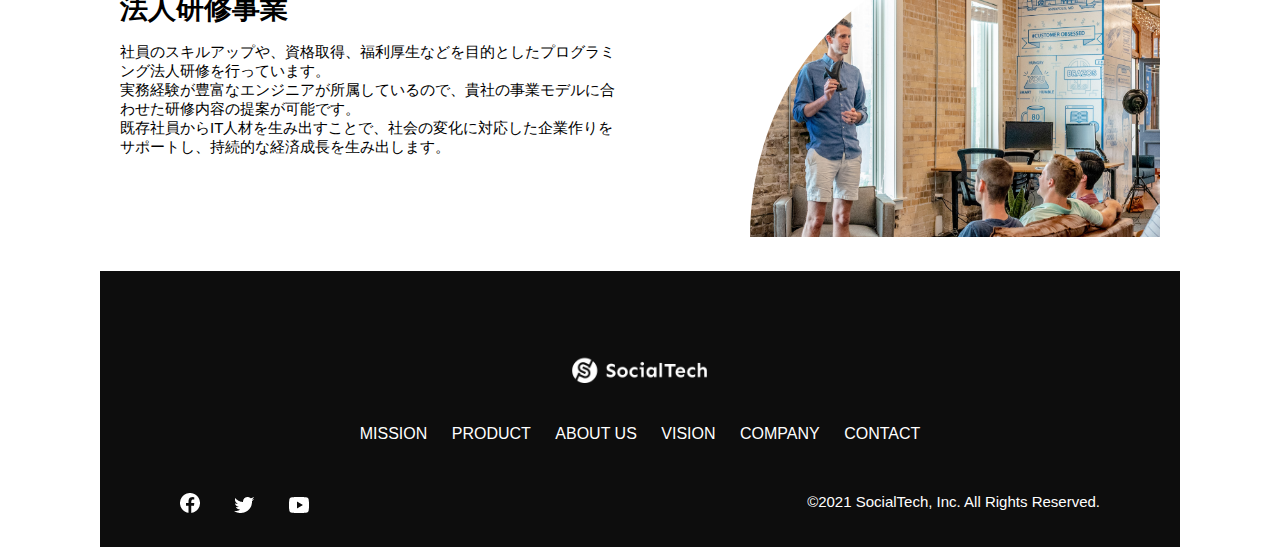
<file: kadai_tutorial_output/product.html>
<!DOCTYPE html>
<html>
  <head>
    <title>SocialTech -PRODUCT プロダクト-</title>
    <meta charset="utf-8">
    <meta name="description" content="SocialTechの4つのプロダクトを紹介します">
    <meta name="viewport" content="width=device-width, initial-scale=1.0">
    <link rel="stylesheet" href="style.css">
  </head>

  <body>
    <!-- ヘッダー -->
    <header>
      <!-- ロゴ -->
      <a href="index.html" id="logo">
        <img src="images/logo.png" alt="トップページに戻る">
      </a>

      <!-- PC用ナビゲーション -->
      <nav id="nav-pc">
        <ul>
          <li><a href="mission.html">MISSION</a></li>
          <li><a href="product.html">PRODUCT</a></li>
          <li><a href="index.html#aboutus">ABOUT US</a></li>
          <li><a href="index.html#vision">VISION</a></li>
          <li><a href="index.html#company">COMPANY</a></li>
          <li><a href="index.html#contact">CONTACT</a></li>
        </ul>
      </nav>

      <!-- スマホ用メニューボタン -->
      <button id="menu-sp" onclick="document.getElementById('nav-sp').style.display = 'block'">
        <img src="images/button-menu.png" alt="ナビゲーションを開く">
      </button>

      <!-- スマホ用ナビゲーション -->
      <div id="nav-sp">
        <button id="close" onclick="document.getElementById('nav-sp').style.display = 'none'">
          <img src="images/button-close.png" alt="ナビゲーションを閉じる">
        </button>

        <nav>
          <ul>
            <li>
              <a id="logo-sp" href="index.html" onclick="document.getElementById('nav-sp').style.display = 'none'"><img src="images/logo-sp.png" alt="トップページに戻る"></a>
            </li>
            <li><a class="menu" href="mission.html" onclick="document.getElementById('nav-sp').style.display = 'none'">MISSION</a></li>
            <li><a class="menu" href="product.html" onclick="document.getElementById('nav-sp').style.display = 'none'">PRODUCT</a></li>
            <li><a class="menu" href="index.html#aboutus" onclick="document.getElementById('nav-sp').style.display = 'none'">ABOUT US</a></li>
            <li><a class="menu" href="index.html#vision" onclick="document.getElementById('nav-sp').style.display = 'none'">VISION</a></li>
            <li><a class="menu" href="index.html#company" onclick="document.getElementById('nav-sp').style.display = 'none'">COMPANY</a></li>
            <li><a class="menu" href="index.html#contact" onclick="document.getElementById('nav-sp').style.display = 'none'">CONTACT</a></li> 
          </ul>
        </nav>
        <div id="sns">
          <a href="https://www.facebook.com/sejuku2013">
            <img src="images/button-facebook.png" alt="Facebookのリンク">
          </a>
          <a href="https://twitter.com/samuraijuku">
            <img src="images/button-twitter.png" alt="Twitterのリンク">
          </a>
          <a href="https://www.youtube.com/channel/UCCFOQO5aDK0xXam4cUQXT8g">
            <img src="images/button-youtube.png" alt="YouTubeのリンク">
          </a>
        </div>
      </div>
    </header>

    <main>
      <article>
        <section id="product-main">
          <div class="product-main-inner">
            <div id="product-title">
              <h1>PRODUCT<br><span>プロダクト</span></h1>
              <p>TOP > PRODUCT</p>
            </div>
          </div>
        </section>

        <section class="product-section product-section-left">
          <div class="product-section-img">
            <img src="images/product/product-mantoman.png" alt="PCでコードを書く男性">
          </div>
          <div class="product-read">
            <h2 class="product-h2">MAN TO MAN</h2>
            <h3 class="product-h3">プログラミング教育</h3>
            <p>
              2013年より日本で唯一の専属講師によるマンツーマンのプログラミングレッスンを開始。AI/人工知能コース・エンジニア転職コース・ウェブデザインコースを開設し、ICT教育全般のマンツーマン指導で誰もが生産的で働きがいのある職に付けるサポートをしています。 私たちは、創業当初からプログラミングを教えるのみならず、人生を変える手助けがしたい。という想いを大切にしてきました。<br>ITに強くなりたい、エンジニアになりたい、アプリを作りたい。そんな方々の想いを一緒に叶えるスクールでありたい。と考えています。<br>小中高生や女性、障害者向けのプログラムも用意し、質の高いICT教育をみんなに届けることで、貧困や不平等が無くなる社会を目指します。
            </p>
          </div>
        </section>

        <section class="product-section product-section-right">
          <div class="product-read">
            <h2 class="product-h2">MEDIA</h2>
            <h3 class="product-h3">プログラミング学習メディア</h3>
            <p>2015年より「SocialTech Blog」としてオウンドメディアを設立し、2020年現在月間600万PVの日本最大級のプログラミング学習サイトへと成長しました。<br>新たにYouTubeチャンネルも開設し、無料で挫折せずにプログラミングを学べることを目指して、各チャネルで学習情報をやさしく発信。<br>独学でエンジニアを目指す人には無料で良質な記事や動画コンテンツを提供し、短期間でキャリアチェンジしたい人はマンツーマンレッスンを選択できるよう、各々の要望に合わせた学習機会を創出しています。</p>
          </div>
          <div class="product-section-img">
            <img src="images/product/product-media.png" alt="スマートフォンを操作する人">
          </div>
        </section>

        <section class="product-section product-section-left">
          <div class="product-section-img">
            <img src="images/product/product-career.png" alt="笑顔で話し合う2人の男性">
          </div>
          <div class="product-read">
            <h2 class="product-h2">CAREER</h2>
            <h3 class="product-h3">人材紹介事業</h3>
            <p>「誰もがエンジニアになれる」を叶えるため未経験からエンジニアへ転職するまでの全ての過程をサポートします。<br>エンジニア転職に特化した履歴書や職務経歴書の書き方、面接対策を行い、豊富な求人の中から最適なキャリア選択を支援。<br>転職希望者の目標に寄り添って強みやアピールポイントを整理し、転職活動を通して自身の成長を実感できるキャリア支援を行なっています。<br></p>
          </div>
        </section>

        <section class="product-section product-section-right">
          <div class="product-read">
            <h2 class="product-h2">B2B</h2>
            <h3 class="product-h3">法人研修事業</h3>
            <p>社員のスキルアップや、資格取得、福利厚生などを目的としたプログラミング法人研修を行っています。<br>実務経験が豊富なエンジニアが所属しているので、貴社の事業モデルに合わせた研修内容の提案が可能です。<br>既存社員からIT人材を生み出すことで、社会の変化に対応した企業作りをサポートし、持続的な経済成長を生み出します。</p>
          </div>
          <div class="product-section-img">
            <img src="images/product/product-b2b.png" alt="講演中の男性とそれを聴く人々">
          </div>
        </section>

      </article>
    </main>

    <footer>
      <div id="footer-logo">
        <img src="images/logo-sp.png" alt="SocialTech">
      </div>
      <div id="footer-link">
        <a href="mission.html">MISSION</a>
        <a href="product.html">PRODUCT</a>
        <a href="index.html#aboutus">ABOUT US</a>
        <a href="index.html#vision">VISION</a>
        <a href="index.html#company">COMPANY</a>
        <a href="index.html#contact">CONTACT</a>
      </div>
      <div id="sns-footer">
        <div class="sns-btns">
          <a href="https://www.facebook.com/sejuku2013"><img src="images/button-facebook.png" alt="Facebookのリンク"></a>
          <a href="https://twitter.com/samuraijuku"><img src="images/button-twitter.png" alt="Twitterのリンク"></a>
          <a href="https://www.youtube.com/channel/UCCFOQO5aDK0xXam4cUQXT8g"><img src="images/button-youtube.png" alt="YouTubeのリンク"></a>
        </div>
        <p id="copyright">&copy;2021 SocialTech, Inc. All Rights Reserved.</p>
      </div>
    </footer>

  </body>
</html>
</file>
<file: kadai_013/style.css>
/* PC、スマホ共通スタイル */
body {
  font-family: "Source Sans Pro", "Hiragino Kaku Gothic ProN", Meiryo, Arial,
    sans-serif;
}

p {
  font-size: 15px;
}

#main-visual>img {
  width: 100%;
}

/*================
PC用のスタイル 
=================*/
@media screen and (min-width: 768px) {
  /* 横幅設定 */
  body {
    max-width: 1080px;
    min-width: 960px;
    margin: 0 auto 0 auto;
  }

  /* ヘッダー */
  header {
    display: flex;
    justify-content: space-between;
  }

  /* ナビゲーションのレイアウト */
  #nav-pc {
    text-align: right;
    font-size: 14px;
    padding-top: 15px;
  }

  /* ナビゲーションのリンクの装飾設定 */
  #nav-pc>a {
    text-decoration: none;
    margin-left: 20px;
  }

  #nav-pc>a:link {
    color: #0d0d0d;
  }

  #nav-pc>a:visited {
    color: #0d0d0d;
  }

  #nav-pc>a:hover {
    color: #0d0d0d;
    text-decoration: underline;
  }

  #nav-pc>a:active {
    color: #0d0d0d;
  }

  /* SP用ナビゲーション非表示 */
  #menu-sp, #nav-sp {
    display: none;
  }
}

/*================
SP用のスタイル 
=================*/
@media screen and (max-width: 767px) {
  body {
    min-width: 375px;
    margin: 0;
  }

  /* PC用ナビゲーション非表示 */
  #nav-pc {
    display: none;
  }

  /* SP用メニューボタン */
  #menu-sp {
    float: right;
    padding: 0;
  }

  /* SP用ナビゲーション */
  #nav-sp {
    background-color: #ce933e;
    position: absolute;
    left: 0;
    top: 0;
    height: 100%;
    width: 100%;
    display: none;
    z-index: 100;
  }

  #nav-sp ul {
    padding-left: 0;
  }

  #nav-sp li {
    list-style: none;
  }

  /* xボタン */
  #close {
    position: absolute;
    top: 20px;
    right: 20px;
  }

  /* ナビゲーションメニュー用ロゴ */
  #logo-sp {
    margin: 80px 0px 30px 20px;
  }

  #nav-sp a {
    display: block;
  }

  #nav-sp a:link {
    color: #ffffff;
  }

  #nav-sp a:visited {
    color: #ffffff;
  }

  #nav-sp a:hover {
    color: #ffffff;
    text-decoration: underline;
  }

  #nav-sp a:active {
    color: #ffffff;
  }

  #nav-sp .menu {
    text-decoration: none;
    display: block;
    margin: 0 20px;
    height: 44px;
    font-size: 16px;
    background-image: url("images/arrow.png");
    background-repeat: no-repeat;
    background-position: right top;
  }
}
</file>
<file: kadai_tutorial_output/style.css>
/* PC、スマホ共通スタイル */
* {
  box-sizing: border-box;
}

p {
  font-size: 15px;
}

body {  
  max-width: 1080px;
  margin: 0 auto 0 auto;
  font-family: "Source Sans Pro", "Hiragino Kaku Gothic ProN", Meiryo, Arial, sans-serif;
}

/* ヘッダー */
header {
  display: flex;
  justify-content: space-between;
}

/* ナビゲーションのレイアウト */
#nav-pc {
  font-size: 14px;
}

#nav-pc ul {
  display: flex;
  padding-left: 0;
}

#nav-pc li {
  list-style: none;
}

/* ナビゲーションのリンクの装飾設定 */
#nav-pc a {
  text-decoration: none;
  margin-left: 20px;
  color: #0d0d0d;
}

#nav-pc a:hover {
  text-decoration: underline;
}

/* スマホ用ナビを非表示 */
#nav-sp,
#menu-sp {
  display: none;
}

/* メインビジュアル */
#main-visual {
  position: relative;
  height: 400px;
}

#main-message {
  position: absolute;
  top: 0;
  left: 0;
  background-color: #2710d5;
  color: #ffffff;
  border-radius: 0 0 476px 0;
  max-width: 620px;
  height: 100%;
  width: 100%;
  z-index: 11;
}

#main-message h1 {
  font-size: 60px;
  margin: 100px 0 0 50px;
}

#main-message > p {
  font-size: 28px;
  margin: 0 0 0 50px;
}

#main-visual > img {
  max-width: 620px;
  border-radius: 476px 0 0 0;
  position: absolute;
  top: 0;
  right: 0;
  z-index: 10;
}

/* 見出し */
h2 {
  margin: 40px 0 0 0;  
}

h2::after {
  content: url("images/line.png");
  margin-left: 10px;
}

h3 {
  font-size: 27px;
}

/* ミッション */
#mission {
  margin: 80px auto 80px auto;
}

#mission-flex {
  display: flex;
}

#mission-flex > div {
  width: 50%;
  margin: 20px;
}

#mission-photo {
  width: 100%;
}

#s2dgs {
  margin-top: 50px;
  width: 100%;
}

/* プロダクト */
#product {
  background-color: #fafafa;
  margin: 80px 0 80px 0;
  padding: 10px 40px 0px 40px;
}

/* 外枠 */
#product .product-flex {
  margin-top: 40px;
  display: flex;
}

/* 左のカラム */
#product-left {
  width: 50%;
  margin-right: 20px;
}

/* 右のカラム */
#product-right {
  width: 50%;
  margin-left: 20px;
  margin-top: 80px;
}

/* 画像＋説明の枠 */
#product-left > div {
  position: relative;
  height: 480px;
  margin-right: 20px;
}
#product-right > div {
  position: relative;
  height: 480px;
  margin-left: 20px;
}

/* 画像 */
.product-photo {
  width: 100%;
}

/* 説明文の枠 */
.product-explain {
  background-color: #ffffff;
  position: absolute;
  left: 0;
  bottom: 50px;
  margin: 0 40px 0 40px;
  padding: 20px;
  box-shadow: 5px 5px 10px rgba(0, 0, 0, 0.05);
}

/* 説明文の英語 */
.product-explain > span {
  color: #2710d5;
  font-weight: bold;
  font-size: 16px;
  margin: 0;
}

/* 説明文の見出し */
.product-explain > h3 {
  margin: 5px 0 5px 0;
}

/* 説明文 */
.product-explain > p {
  font-size: 14px;
  margin: 0;
}

/* もっと見るボタン */
#product-more {
  text-align: center;
}

#product-more a {
  position: relative;
  bottom: -42px;
}

/* ABOUT US */
#aboutus {
  margin: 80px auto 80px auto;
}

/* 3つの組織文化と画像を入れる枠 */
#aboutus > div {
  display: flex;
}

/* 画像 */
.culture-img {
  width: 50%;
  align-self: flex-start;
}

.culture-img2 {
  margin-top: 50px;
  width: 100%;
}

/* 3つの組織文化の表 */
.culture-table {
  margin-right: 50px;
}

/* 番号 */
.culture-num {
  font-size: 80px;
  color: #2710d5;
  padding: 0 20px 0 0;
}

/* 見出し */
.culture-table th {
  text-align: left;
  font-size: 28px;
  font-weight: bold;
}

/* 組織文化英語 */
.culture-en {
  color: #2710d5;
  font-size: 24px;
}

/* 説明文 */
.culture-description {
  margin: 0;
}

/* ビジョン */
#vision {
  margin: 80px auto 80px auto;
}

/* セクション内の外枠 */
#vision > div {
  display: flex;
  justify-content: space-between;
  flex-wrap: wrap;
}

/* 7つの行動指針の枠 */
.vision-box {
  width: 300px;
  height: 300px;
  margin-bottom: 30px;
  position: relative;
}

.vision-box > img {
  width: 100%;
  position: relative;
  z-index: 30;
}

.vision-box > div {
  position: absolute;
  top: 0;
  left: 0;
  z-index: 31;
  margin-right: 20px;
}

.vision-box > div > h4 {
  color: #2710d5;
  font-size: 19px;
  margin: 80px 0 0 0;
}

.vision-box > div > h4::first-letter {
  font-size: 40px;
}

.vision-box > div > h5 {
  font-size: 20px;
  margin: 0 0 0 0;
}

.vision-box > div > p {
  margin: 10px 0 0 0;
}

/* 会社概要 */
#company {
  margin: 80px auto 80px auto;
}

#company-table {
  width: 100%;
}

.tableheader {
  text-align: left;
  padding: 20px;
  border-bottom-color: #2710d5;
  border-bottom-width: 1px;
  border-bottom-style: solid;
  width: 100px;
}

.tableheader-first {
  border-top-color: #2710d5;
  border-top-width: 1px;
  border-top-style: solid;
}

.cell {
  padding: 30px;
  border-bottom-color: #ececec;
  border-bottom-width: 1px;
  border-bottom-style: solid;
}

.cell-first {
  border-top-color: #ececec;
  border-top-width: 1px;
  border-top-style: solid;
}

#company > iframe {
  width: 100%;
  height: 368px;
  margin-top: 40px;
}

/* お問い合わせ */
#contact {
  margin: 80px auto 80px auto;
}

/* 外枠 */
#contact > form > div {
  display: flex;
  flex-direction: row;
  flex-wrap: wrap;
  padding-bottom: 30px;
}

/* 左列の見出し */
.contact-heading {
  width: 240px;
  align-self: center;
}

/* 見出しのラベル */
.contact-label {
  font-weight: bold;
}

/* 必須 */
.contact-span {
  color: #ce2222;
  margin: 0 0 0 20px;
  font-weight: bold;
}

/* テキストボックス */
.contact-textbox {
  border-top: 0px;
  border-left: 0px;
  border-right: 0px;
  border-bottom-width: 1px;
  border-bottom-color: #707070;
  border-style: solid;
  background-color: #fafafa;
  width: 400px;
  height: 56px;
}

/* お問い合わせ内容のテキストエリア */
.contact-textarea {
  border-top: 0px;
  border-left: 0px;
  border-right: 0px;
  border-bottom-width: 1px;
  border-bottom-color: #707070;
  background-color: #fafafa;
  width: 400px;
  height: 200px;
}

/* 個人情報の取り扱い */
#contact dt {
  font-weight: bold;
}

#contact dd {
  margin: 0 0 16px 0;
}

#contact dd p {
  margin: 0;
}

#contact dd ul {
  padding-left: 0;
}

#contact dd li {
  margin-bottom: 0;
  list-style: none;
}

/* フッター */
footer {
  background-color: #0d0d0d;
  text-align: center;
  padding: 80px 80px 30px 80px;
}

#footer-logo {
  margin-bottom: 30px;
}

#footer-link {
  margin-bottom: 50px;
}

#footer-link > a {
  text-decoration: none;
  margin: 10px;
  color: #ffffff;
}

#footer-link > a:hover {
  text-decoration: underline;
}

#sns-footer {
  display: flex;
  justify-content: space-between;
  text-align: left;
}

#sns-footer a {
  margin-right: 30px;
}

#copyright {
  color: #ffffff;
  margin: 0;
}

/* mission.html用スタイル */
/* ミッションのメインビジュアル */
.mission-main-inner {
  background-image: url("images/mission/mission-main.png");
  background-repeat: no-repeat;
  background-position-y: center;
}

#mission-title {
  background-color: #2710d5;
  width: 368px;
  color: #ffffff;
  height: 496px;
  border-radius: 0 248px 248px 0;
  position: relative;
}

#mission-title h1 {
  position: absolute;
  top: 0;
  left: 100px;
  font-size: 80px;
  line-height: 1;
}

#mission-title h1 span {
  font-size: 26px;
}

#mission-title > p {
  position: absolute;
  top: 350px;
  left: 100px;
  font-size: 16px;
}

/* ミッションページ　S2DGSの設定 */
#mission-s2dgs {
  padding: 20px;
}

.mission-h2 {
  color: #2710d5;
  font-size: 40px;
}

.mission-h2::after {
  content: none;
}

/* ミッションページ　5つのゴールの設定  */
#mission-five-goals {
  padding: 20px;
  display: flex;
}

#mission-five-goals .five-goals-image {
  width: 30%;
  padding: 20px;
}

#mission-five-goals .five-goals-image img {
  width: 100%;
}

#mission-five-goals .five-goals-read {
  width: 70%;
  padding: 20px;
}

#mission-five-goals .five-goals-read > div {
  margin-bottom: 40px;
}

.fivegoals-image-right {
  float: right;
  margin: 20px;
}

.fivegoals-image-left {
  float: left;
  margin: 20px;
}

.fivegoals-number {
  color: #2710d5;
  font-size: 48px;
  font-weight: bold;
  margin: 0;
}

.fivegoals-h3 {
  font-size: 28px;
  margin: 0;
}

.fivegoals-p {
  margin: 0;
}

/* プロダクトページ */
.product-main-inner {
  background-image: url("images/product/product-main.png");
  background-repeat: no-repeat;
  background-position-y: center;
}

#product-title {
  background-color: #2710d5;
  width: 368px;
  color: #ffffff;
  height: 496px;
  border-radius: 0 248px 248px 0;
  position: relative;
}

#product-title h1 {
  position: absolute;
  top: 0;
  left: 100px;
  font-size: 80px;
  line-height: 1;
}

#product-title h1 span {
  font-size: 26px;
}

#product-title > p {
  position: absolute;
  top: 350px;
  left: 100px;
  font-size: 16px;
}

/* セクション */
.product-section {
  display: flex;
  padding: 20px 20px 0;
}

.product-section .product-section-img {
  width: 450px;
}

/* 左が画像のセクション */
.product-section-left .product-section-img img {
  width: 100%;
  padding: 0 40px 30px 0;
  border-radius: 0 432px 0 0;
}

.product-section-left .product-read {
  width: 50%;
  flex-grow: 1;
}

.product-section-left .product-read p {
  margin-bottom: 0;
}

/* 右が画像のセクション */
.product-section-right {
  justify-content: space-between;
}

.product-section-right .product-section-img img {
  width: 100%;
  padding: 0 0 30px 40px;
  border-radius: 432px 0 0 0;
}

.product-section-right .product-read {
  width: 500px;
}

.product-h2 {
  color: #2710d5;
  font-size: 24px;
  margin: 0;
}

.product-h3 {
  font-size: 28px;
  margin: 0;
}

/*====================
  スマートフォン用のスタイル
=====================*/
@media screen and (max-width: 767px) {
  /* PC用ナビゲーション非表示 */
  #nav-pc {
    display: none;
  }

  /* ハンバーガーメニュー */
  #menu-sp {
    display: block;
    background-color: transparent;
    float: right;
    padding: 0;
    border: none;
  }

  /* スマホ用ナビゲーションの表示切替 */
  /* 初期状態、レイアウトと非表示設定 */
  #nav-sp {
    background-color: #2710d5;
    position: fixed;
    left: 0;
    top: 0;
    height: 100%;
    width: 100%;
    display: none;
    z-index: 100;
  }

  /* ×ボタン */
  #close {
    position: absolute;
    top: 20px;
    right: 20px;
    background-color: transparent;
    border: none;
  }

  #nav-sp nav ul {
    padding-left: 0;
  }

  #nav-sp nav li {
    list-style: none;
  }

  /* ナビゲーションメニュー用ロゴ */
  #logo-sp {
    margin: 80px 0 30px 20px;
  }

  /* ナビゲーションのリンクの装飾設定 */
  #nav-sp nav a {
    display: block;
    color: #ffffff;
  }

  #nav-sp nav a:hover {
    text-decoration: underline;
  }

  #nav-sp .menu {
    text-decoration: none;
    margin: 0 20px 0 20px;
    height: 44px;
    font-size: 16px;
    background-image: url("images/arrow.png");
    background-repeat: no-repeat;
    background-position: right top;
  }

  #sns {
    position: absolute;
    bottom: 20px;
    left: 20px;
  }

  #sns > a {
    margin-right: 30px;
  }

  /* メインビジュアル */
  #main-visual {
    position: relative;
    height: 470px;
  }

  #main-visual > div {
    text-align: center;
    height: 280px;
  }

  #main-visual h1 {
    font-size: 28px;
    margin: 90px 0 0 0;
  }

  #main-visual > div > p {
    margin: 0;
    font-size: 15px;
  }

  #main-visual > img {
    width: 100%;
    border-radius: 476px 0 0 0;
    top: auto;
    bottom: 0;
  }

  /* 見出し */
  h2 {
    margin: 15px 0 15px 0;
  }

  h3 {
    font-size: 24px;
    margin: 10px 0 0 0;
  }

  /* ミッション */
  #mission {
    margin: 20px 0 20px 0;
    padding: 0 20px 0 20px;
  }

  #mission-flex {
    flex-direction: column;
  }

  #mission-flex > div {
    width: 100%;
    margin: 0;
  }

  /* プロダクト */
  #product {
    margin: 0;
    padding: 10px 20px 0 20px;
  }

  /* 外枠 */
  #product .product-flex {
    flex-direction: column;
    margin-top: 0;
  }

  /* 左右のカラム　スマホでは縦並び */
  #product-left,
  #product-right {
    width: 100%;
    margin: 0;
  }

  /* 画像＋説明の枠 */
  #product-left > div,
  #product-right > div {
    height: auto;
    margin: 0;
  }

  /* 説明文の枠 */
  .product-explain {
    position: relative;
    margin: 0;
  }

  .product-explain > h3 {
    margin: 10px 0 10px 0;
    font-size: 24px;
  }

  /* もっと見るボタン */
  #product-more {
    text-align: left;
  }

  /* ABOUT US */
  #aboutus {
    margin: 80px 20px 80px 20px;
  }

  #aboutus > div {
    flex-direction: column;
  }

  .culture-table th {
    font-size: 16px;
  }

  .culture-table {
    margin-right: 0;
    padding-right: 20px;
    order: 2;
  }

  .culture-img {
    width: 100%;
    order: 1;
  }

  .culture-img2 {
    margin-top: 0;
  }

  .culture-num {
    padding: 0;
  }

  .culture-description {
    margin: 0;
  }

  /* ビジョン */
  #vision {
    margin: 80px 20px 80px 20px;
  }

  .vision-box > img {
    position: absolute;
    top: 0;
    left: 0;
  }

  .vision-box > div > h4 {
    margin: 60px 0 0 0;
  }

  /* 会社概要 */
  #company {
    margin: 0 20px 0 20px;
  }

  #company > h3 {
    margin-bottom: 20px;
  }

  .tableheader {
    width: 50px;
  }

  .cell {
    padding: 20px;
  }

  #company > iframe {
    height: 240px;
  }

  /* お問い合わせ */
  #contact {
    margin: 80px 20px 80px 20px;
  }

  #contact > h3 {
    margin-bottom: 20px;
  }

  #contact > form > div {
    flex-direction: column;
    margin-bottom: 20px;
  }
  
  .contact-heading {
    align-self: auto;
    margin-bottom: 20px;
  }

  .contact-textbox {
    min-width: 300px;
    width: 100%;
  }

  .contact-textarea {
    height: 150px;
    width: 100%;
  }

  .radiobutton {
    margin-bottom: 20px;
  }

  /* フッター */
  footer {
    padding: 30px 20px 50px 20px;
    text-align: left;
  }

  #footer-link > a {
    margin: 0 20px 30px 0;
    display: block;
    background-image: url("images/arrow.png");
    background-repeat: no-repeat;
    background-position: right top;
  }

  #footer-link > a:hover {
    text-decoration: underline;
  }

  #sns-footer {
    flex-direction: column;
    justify-content: flex-start;
  }

  #copyright {
    font-size: 12px;
    margin-top: 30px;
  }

  /* mission.html用スタイル */
  /* ミッションのメインビジュアル */
  #mission-main {
    height: 256px;
    margin-top: 4%;
    position: relative;
  }

  .mission-main-inner {
    height: 80%;
    background-size: cover;
  }
  
  #mission-title {
    width: 136px;
    height: 256px;
    position: absolute;
    top: -10%;
  }

  #mission-title h1 {
    left: 20px;
    font-size: 40px;
  }

  #mission-title h1 span {
    font-size: 18px;
  }

  #mission-title > p {
    top: 180px;
    left: 20px;
    font-size: 13px;
  }

  /* ミッションページ　S2DGSの設定 */
  .mission-h2 {
    font-size: 38px;
    margin: 0px;
  }

  .mission-h2::after {
    content: none;
  }

  #mission-s2dgs > img {
    width: 100%;
  }

  /* ミッションページ　5つのゴールの設定 */
  #mission-five-goals {
    flex-direction: column;
  }

  #mission-five-goals > div {
    padding: 0;
  }

  #mission-five-goals .five-goals-image, #mission-five-goals .five-goals-read {
    width: 100%;
    padding: 0;
  }

  #mission-five-goals .five-goals-read > div {
    display: flex;
    flex-direction: column;
  }

  .fivegoals-image-right, .fivegoals-image-left {
    align-self: center;
  }

/* プロダクトページ */
#product-main {
  height: 256px;
  margin-top: 4%;
  position: relative;
}

.product-main-inner {
  height: 80%;
  background-size: cover;
}

#product-title {
  width: 136px;
  height: 256px;
  position: absolute;
  top: -10%;
}

#product-title h1 {
  left: 20px;
  font-size: 40px;
}

#product-title h1 span {
  font-size: 18px;
}

#product-title > p {
  top: 180px;
  left: 20px;
  font-size: 13px;
}

/* セクション */
.product-section {
  flex-direction: column;
}

.product-section .product-section-img {
  width: 100%;
}

.product-section .product-section-img img {
  width: 100%;
  padding: 0;
}

/* 左が画像のセクション */
.product-section-left .product-section-img img {
  border-radius: 0 300px 0 0;
}

.product-section-left .product-read {
  width: 100%;
  flex-grow: 1;
}

/* 右が画像のセクション */
.product-section-right .product-section-img img {
  order: 1;
  border-radius: 300px 0 0 0;
}

.product-section-right .product-read {
  order: 2;
  width: 100%;
}


}
</file>
